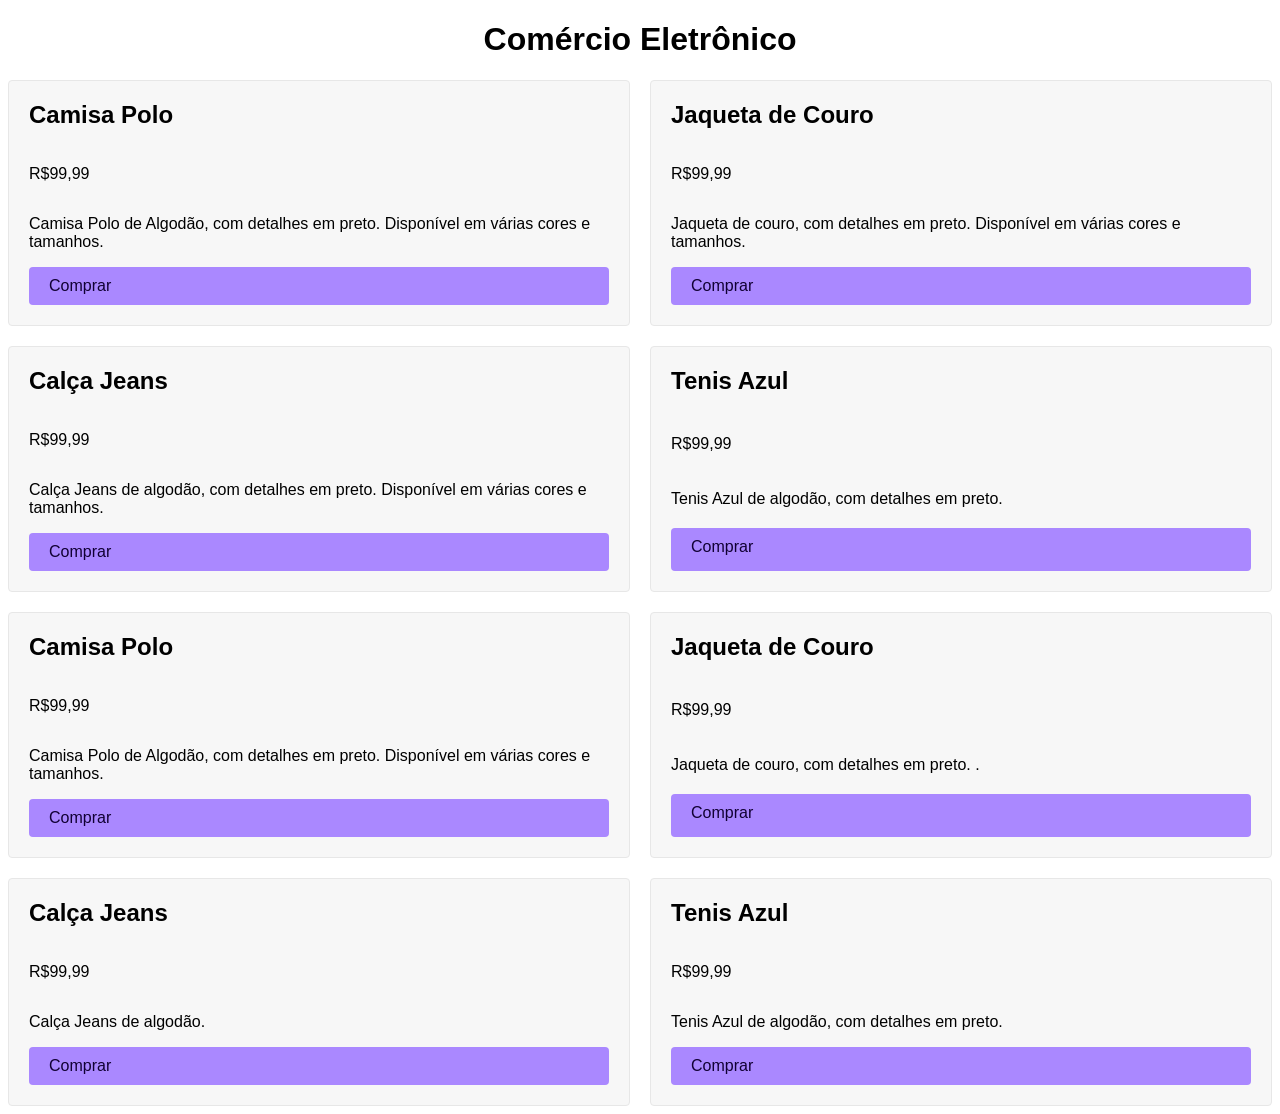
<file: gridcolluns/index.html>
<!DOCTYPE html>
<html lang="pt-br">

<head>
  <meta charset="UTF-8">
  <meta name="viewport" content="width=device-width, initial-scale=1.0">
  <title>Comércio Eletrônico</title>
  <link rel="stylesheet" href="estilo/style.css">
</head>

<body>
  <h1>Comércio Eletrônico</h1>
  <section class="grid">
    <div class="item">
      <h2>Camisa Polo</h2>
      <p class="preco"> R$99,99 </p>
      <p>Camisa Polo de Algodão, com detalhes em preto. Disponível em várias cores e tamanhos.</p>
      <a href="#" class="comprar"> Comprar</a>
    </div>
    <div class="item">
      <h2>Jaqueta de Couro</h2>
      <p class="preco"> R$99,99 </p>
      <p>Jaqueta de couro, com detalhes em preto. Disponível em várias cores e tamanhos.</p>
      <a href="#" class="comprar"> Comprar</a>
    </div>
    <div class="item">
      <h2>Calça Jeans</h2>
      <p class="preco"> R$99,99 </p>
      <p>Calça Jeans de algodão, com detalhes em preto. Disponível em várias cores e tamanhos.</p>
      <a href="#" class="comprar"> Comprar</a>
    </div>
    <div class="item">
      <h2>Tenis Azul</h2>
      <p class="preco"> R$99,99 </p>
      <p>Tenis Azul de algodão, com detalhes em preto.</p>
      <a href="#" class="comprar"> Comprar</a>
    </div>
    <div class="item">
      <h2>Camisa Polo</h2>
      <p class="preco"> R$99,99 </p>
      <p>Camisa Polo de Algodão, com detalhes em preto. Disponível em várias cores e tamanhos.</p>
      <a href="#" class="comprar"> Comprar</a>
    </div>
    <div class="item">
      <h2>Jaqueta de Couro</h2>
      <p class="preco"> R$99,99 </p>
      <p>Jaqueta de couro, com detalhes em preto. .</p>
      <a href="#" class="comprar"> Comprar</a>
    </div>
    <div class="item">
      <h2>Calça Jeans</h2>
      <p class="preco"> R$99,99 </p>
      <p>Calça Jeans de algodão.</p>
      <a href="#" class="comprar"> Comprar</a>
    </div>
    <div class="item">
      <h2>Tenis Azul</h2>
      <p class="preco"> R$99,99 </p>
      <p>Tenis Azul de algodão, com detalhes em preto. </p>
      <a href="#" class="comprar"> Comprar</a>
    </div>
  </section>
</body>

</html>
</file>
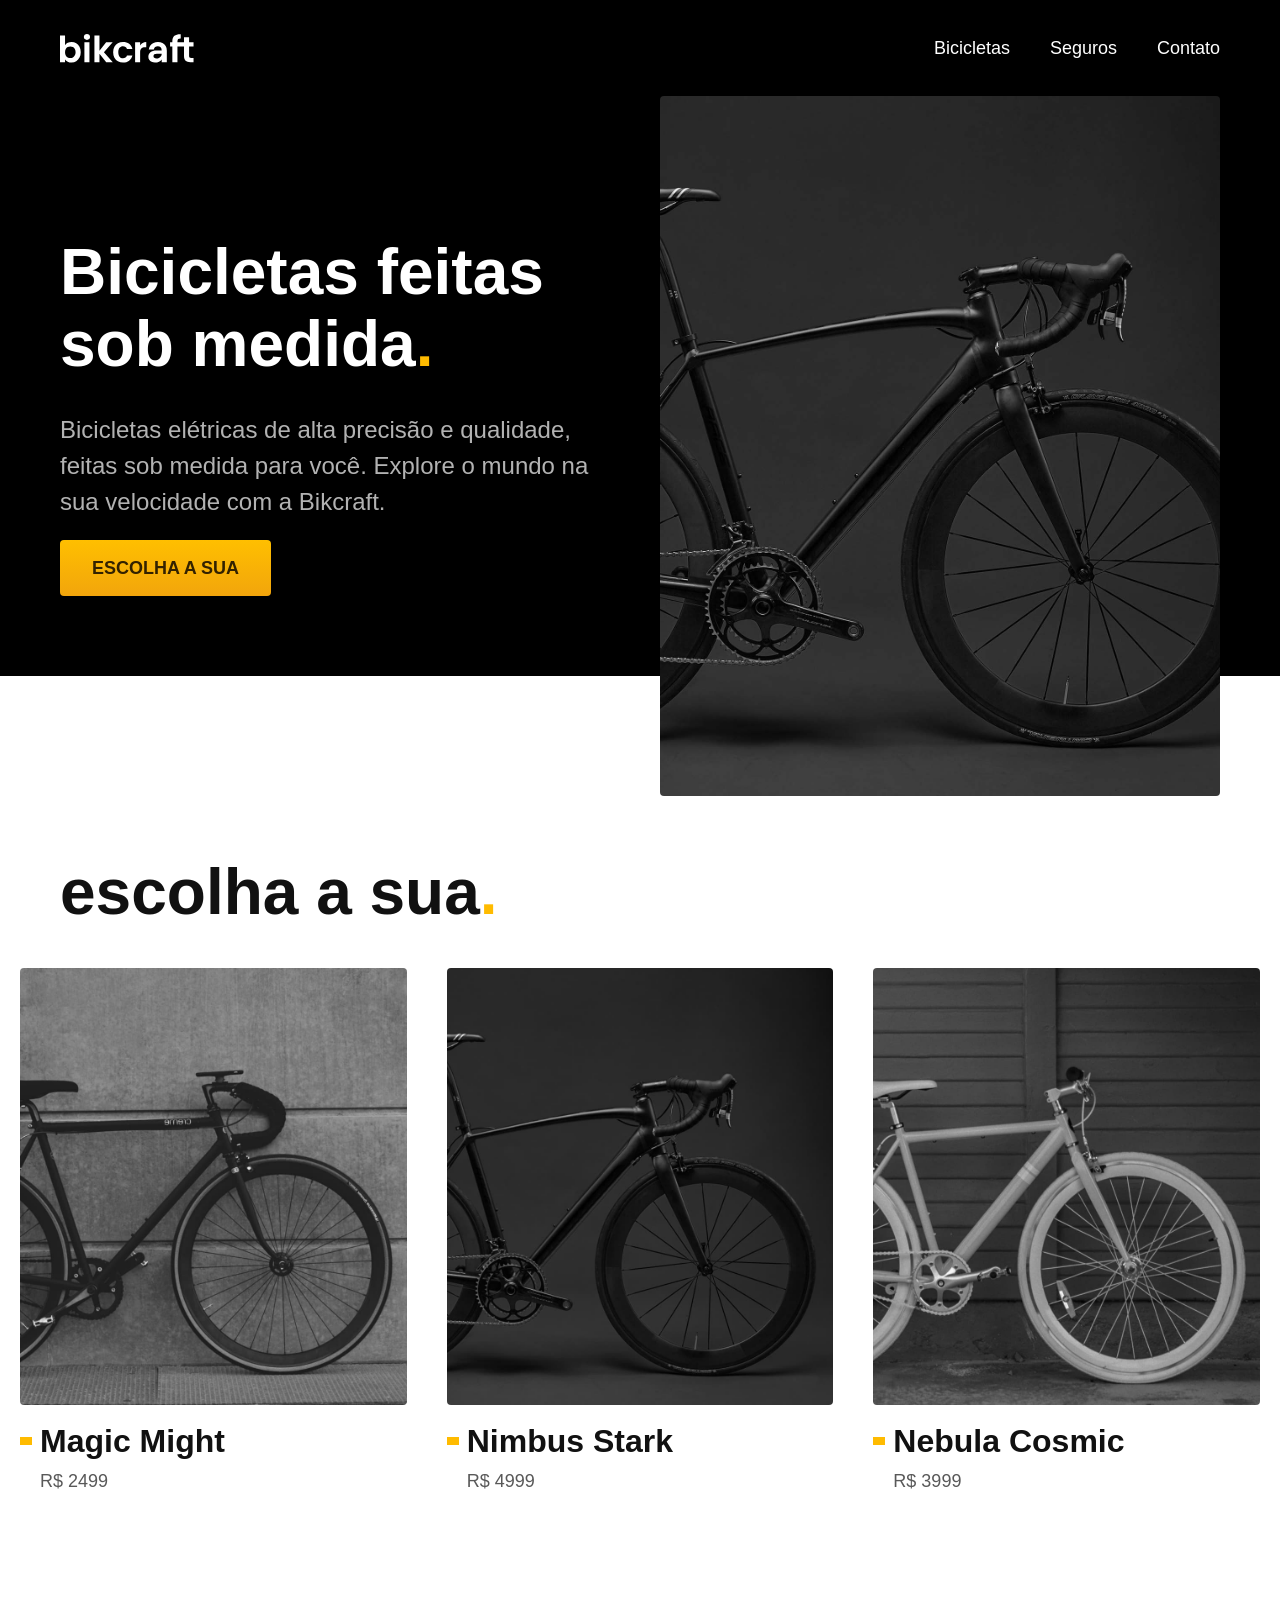
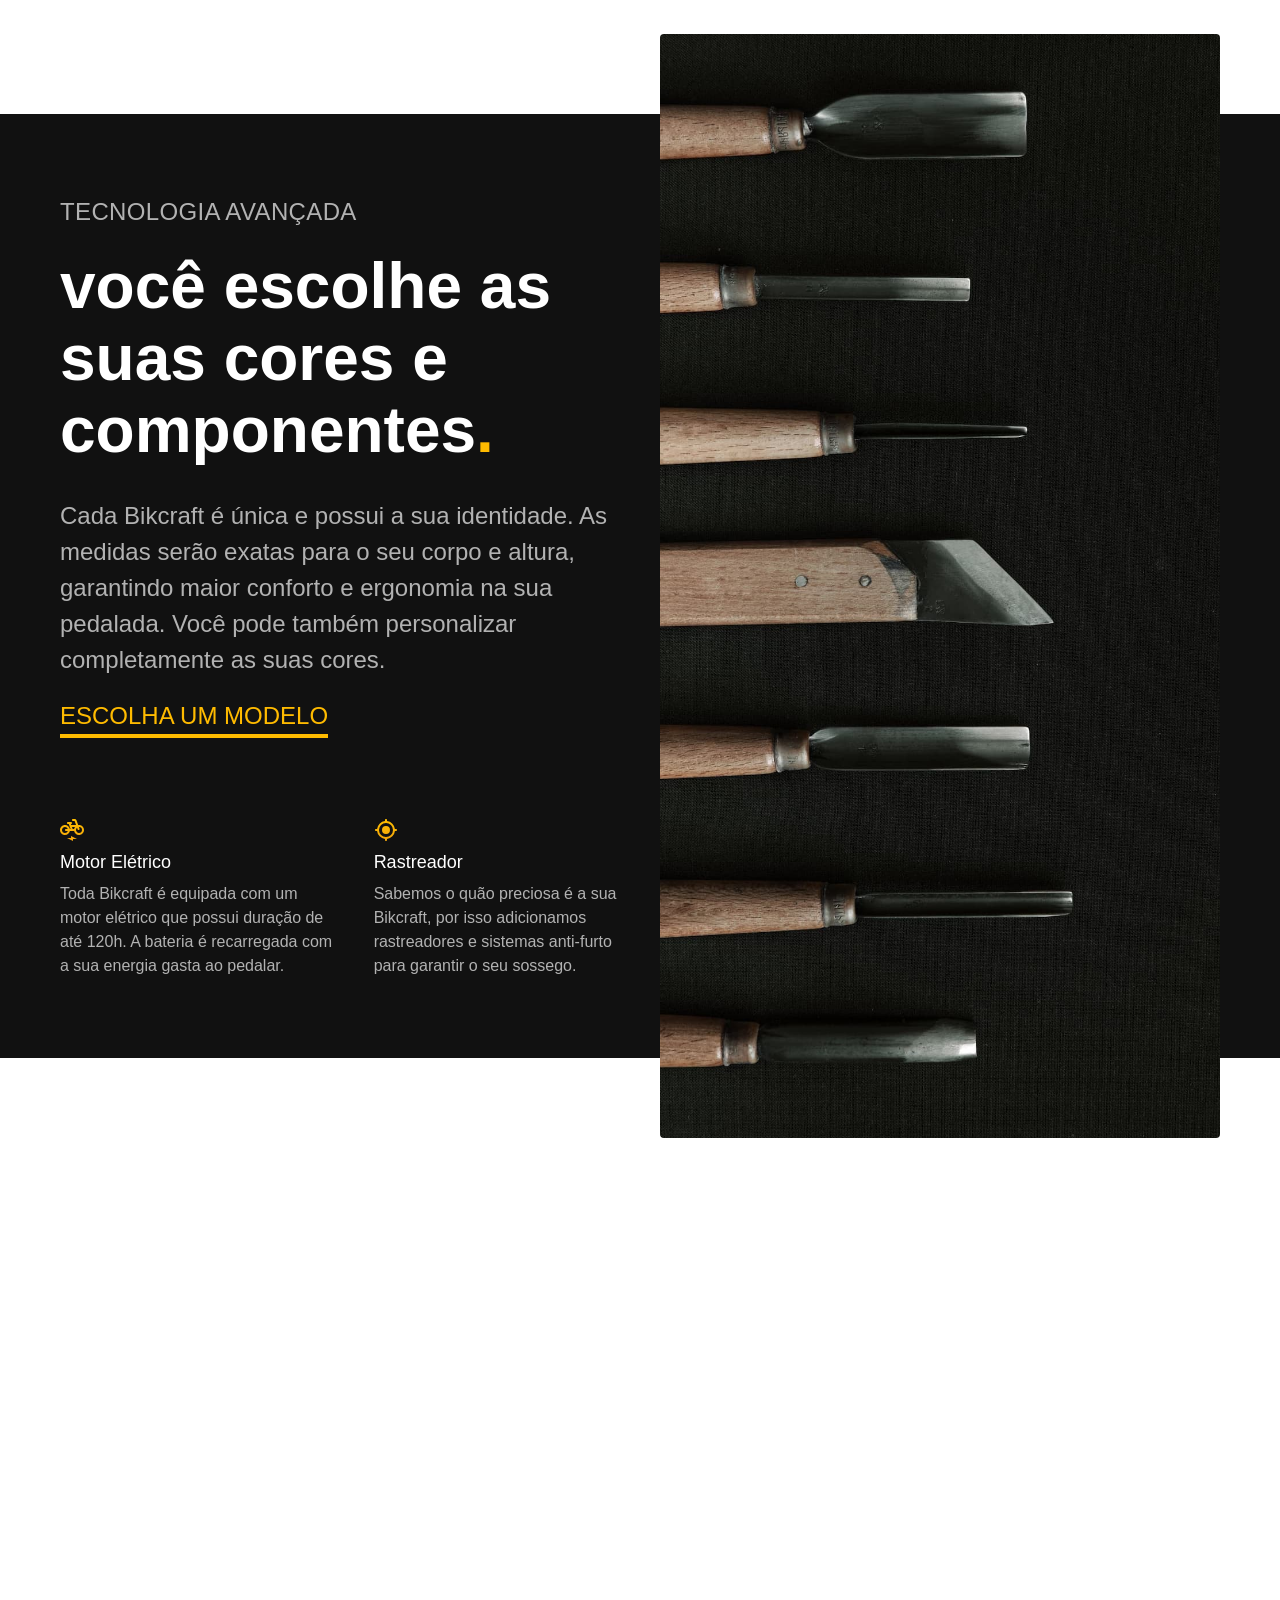
<file: 10-projeto-final/1014-tecnologia/index.html>
<!DOCTYPE html>
<html lang="pt-br">

<head>
  <meta charset="UTF-8">
  <meta name="viewport" content="width=device-width, initial-scale=1.0">

  <title>Bikcraft - Bicicletas Elétricas</title>
  <meta name="description" content="Bicicletas elétricas de alta precisão e qualidade, feitas sob medida para o cliente. Explore o mundo na sua velocidade com a Bikcraft.">

  <link rel="stylesheet" href="./css/style.css">
</head>

<body>
  <header class="header-bg">
    <div class="header container">
      <a href="./">
        <img src="./img/bikcraft.svg" alt="Bikcraft">
      </a>

      <nav aria-label="primaria">
        <ul class="header-menu font-1-m cor-0">
          <li><a href="./bicicletas.html">Bicicletas</a></li>
          <li><a href="./seguros.html">Seguros</a></li>
          <li><a href="./contato.html">Contato</a></li>
        </ul>
      </nav>
    </div>
  </header>

  <main class="introducao-bg">
    <div class="introducao container">
      <div class="introducao-conteudo">
        <h1 class="font-1-xxl cor-0">Bicicletas feitas sob medida<span class="cor-p1">.</span></h1>
        <p class="font-2-l cor-5">Bicicletas elétricas de alta precisão e qualidade, feitas sob medida para você. Explore o mundo na sua velocidade com a Bikcraft.</p>
        <a class="botao" href="./bicicletas.html">Escolha a sua</a>
      </div>
      <div>
        <img src="./img/fotos/introducao.jpg" alt="Bicicleta elétrica preta.">
      </div>
    </div>
  </main>

  <article class="bicicletas-lista">
    <h2 class="container font-1-xxl">escolha a sua<span class="cor-p1">.</span></h2>

    <ul>
      <li>
        <a href="./bicicletas/magic.html">
          <img src="./img/bicicletas/magic-home.jpg" alt="Bicicleta preta">
          <h3 class="font-1-xl">Magic Might</h3>
          <span class="font-2-m cor-8">R$ 2499</span>
        </a>
      </li>
      <li>
        <a href="./bicicletas/nimbus.html">
          <img src="./img/bicicletas/nimbus-home.jpg" alt="Bicicleta preta">
          <h3 class="font-1-xl">Nimbus Stark</h3>
          <span class="font-2-m cor-8">R$ 4999</span>
        </a>
      </li>
      <li>
        <a href="./bicicletas/nebula.html">
          <img src="./img/bicicletas/nebula-home.jpg" alt="Bicicleta preta">
          <h3 class="font-1-xl">Nebula Cosmic</h3>
          <span class="font-2-m cor-8">R$ 3999</span>
        </a>
      </li>
    </ul>
  </article>

  <article class="tecnologia-bg">
    <div class="tecnologia container">
      <div class="tecnologia-conteudo">
        <span class="font-2-l-b cor-5">Tecnologia Avançada</span>
        <h2 class="font-1-xxl cor-0">você escolhe as suas cores e componentes<span class="cor-p1">.</span></h2>
        <p class="font-2-l cor-5">Cada Bikcraft é única e possui a sua identidade. As medidas serão exatas para o seu corpo e altura, garantindo maior conforto e ergonomia na sua pedalada. Você pode também personalizar completamente as suas cores.</p>
        <a class="link" href="./bicicletas.html">Escolha um modelo</a>
        <div class="tecnologia-vantagens">
          <div>
            <img src="./img/icones/eletrica.svg" alt="">
            <h3 class="font-1-m cor-0">Motor Elétrico</h3>
            <p class="font-2-s cor-5">Toda Bikcraft é equipada com um motor elétrico que possui duração de até 120h. A bateria é recarregada com a sua energia gasta ao pedalar.</p>
          </div>
          <div>
            <img src="./img/icones/rastreador.svg" alt="">
            <h3 class="font-1-m cor-0">Rastreador</h3>
            <p class="font-2-s cor-5">Sabemos o quão preciosa é a sua Bikcraft, por isso adicionamos rastreadores e sistemas anti-furto para garantir o seu sossego.</p>
          </div>
        </div>
      </div>
      <div class="tecnologia-imagem">
        <img src="./img/fotos/tecnologia.jpg" alt="">
      </div>
    </div>
  </article>
</body>

</html>
</file>
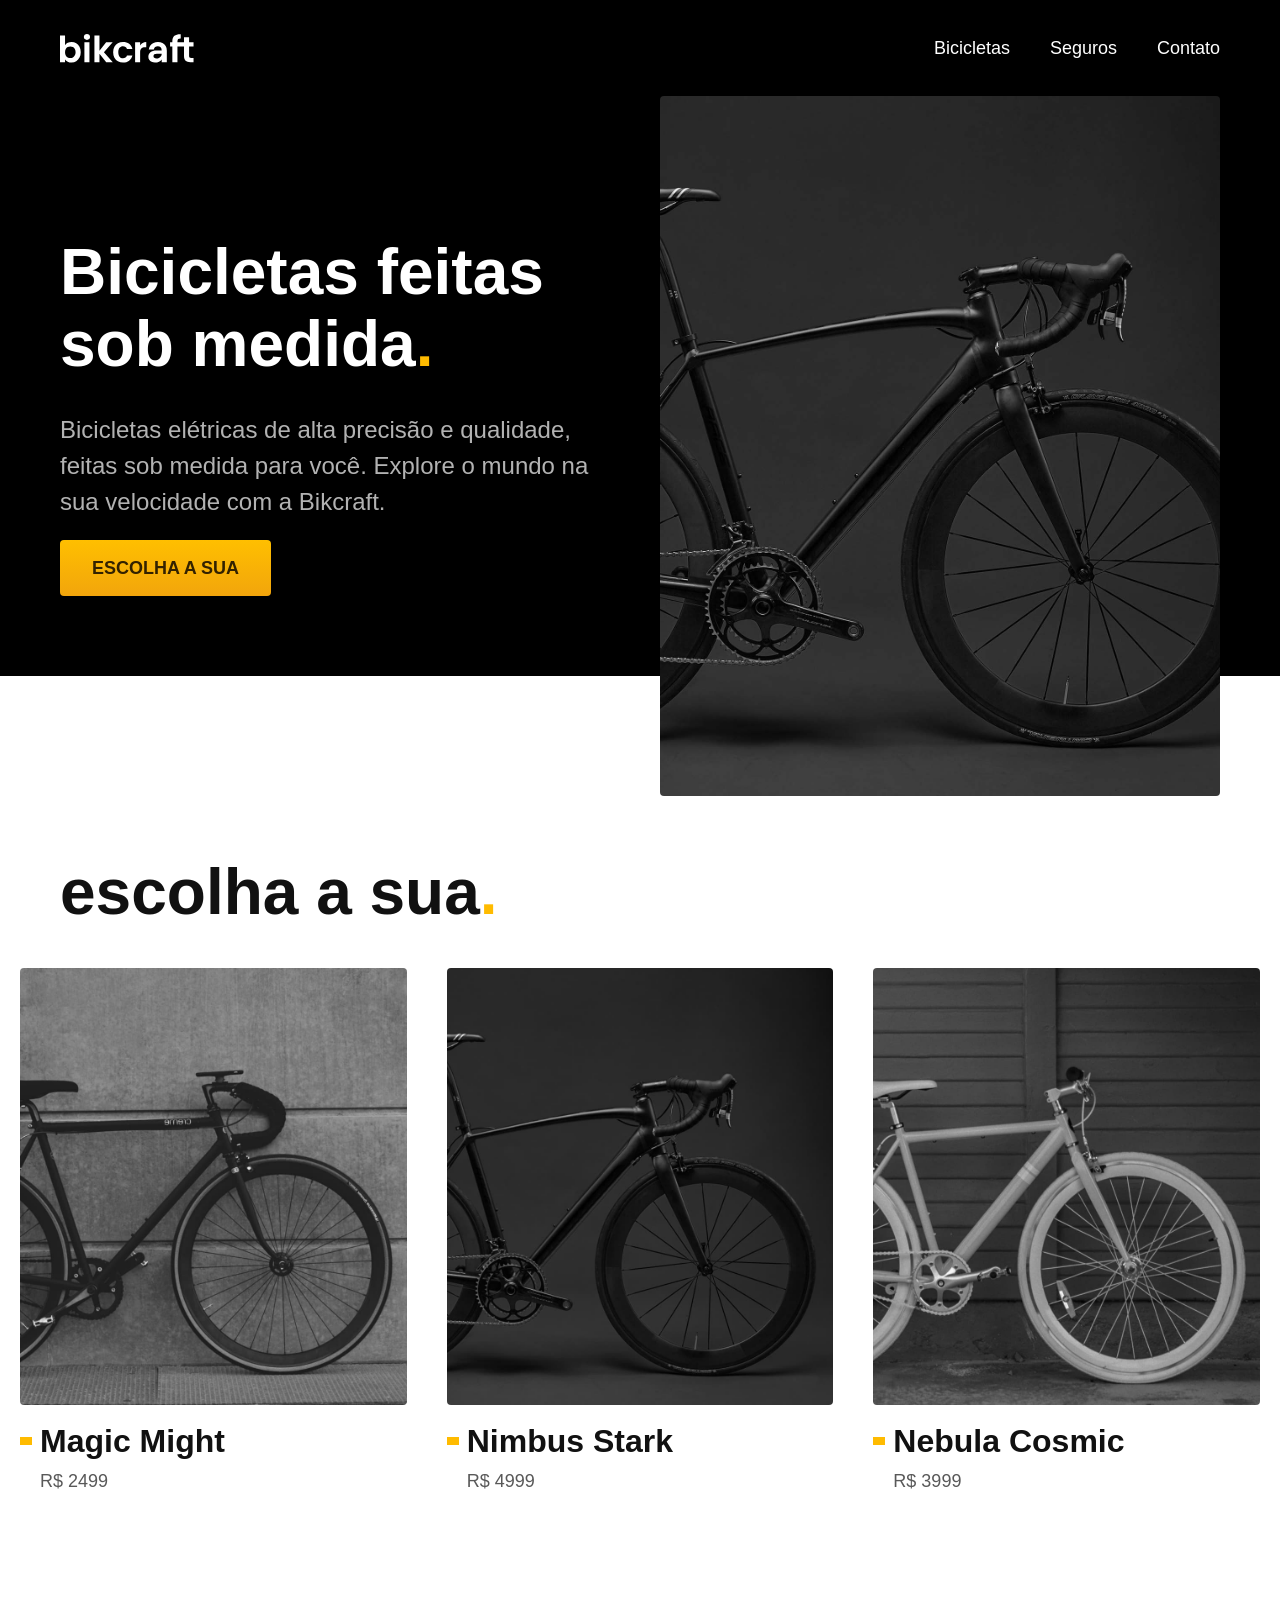
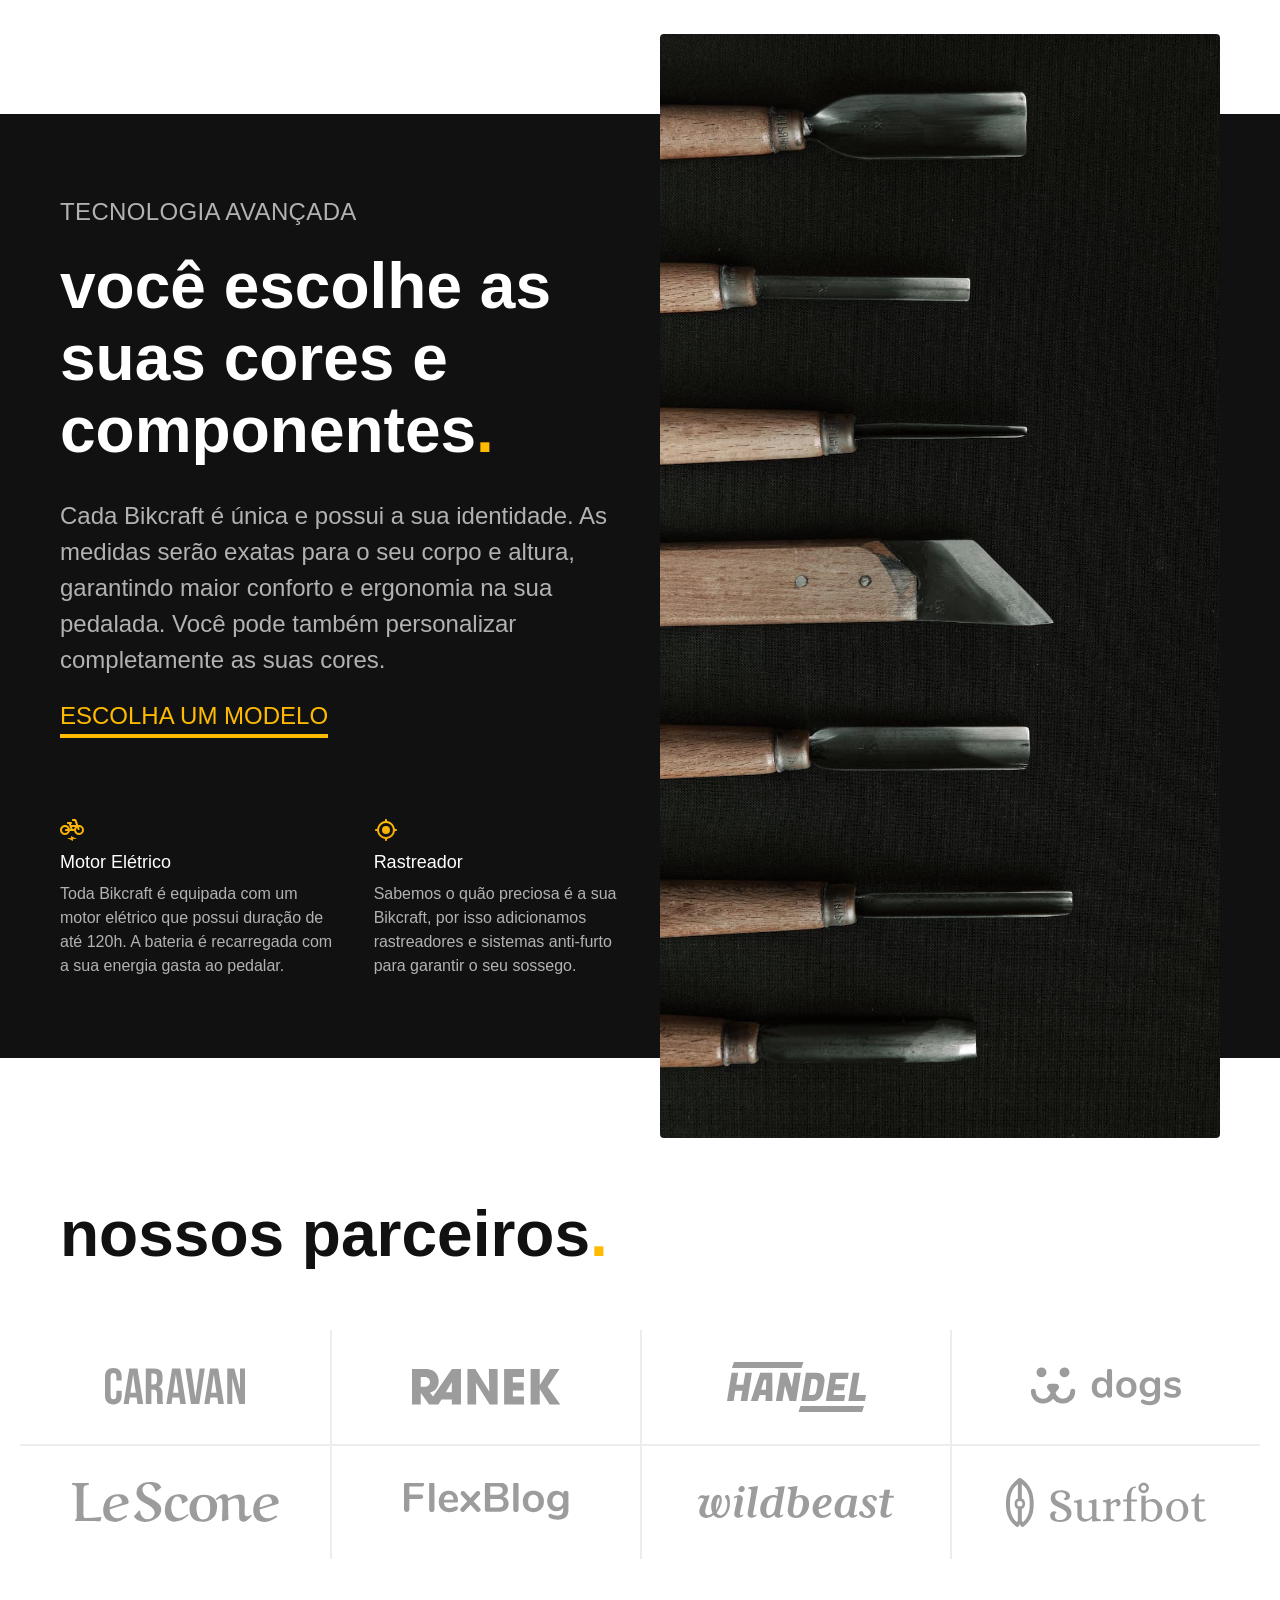
<file: 10-projeto-final/1015-parceiros/index.html>
<!DOCTYPE html>
<html lang="pt-br">

<head>
  <meta charset="UTF-8">
  <meta name="viewport" content="width=device-width, initial-scale=1.0">

  <title>Bikcraft - Bicicletas Elétricas</title>
  <meta name="description" content="Bicicletas elétricas de alta precisão e qualidade, feitas sob medida para o cliente. Explore o mundo na sua velocidade com a Bikcraft.">

  <link rel="stylesheet" href="./css/style.css">
</head>

<body>
  <header class="header-bg">
    <div class="header container">
      <a href="./">
        <img src="./img/bikcraft.svg" alt="Bikcraft">
      </a>

      <nav aria-label="primaria">
        <ul class="header-menu font-1-m cor-0">
          <li><a href="./bicicletas.html">Bicicletas</a></li>
          <li><a href="./seguros.html">Seguros</a></li>
          <li><a href="./contato.html">Contato</a></li>
        </ul>
      </nav>
    </div>
  </header>

  <main class="introducao-bg">
    <div class="introducao container">
      <div class="introducao-conteudo">
        <h1 class="font-1-xxl cor-0">Bicicletas feitas sob medida<span class="cor-p1">.</span></h1>
        <p class="font-2-l cor-5">Bicicletas elétricas de alta precisão e qualidade, feitas sob medida para você. Explore o mundo na sua velocidade com a Bikcraft.</p>
        <a class="botao" href="./bicicletas.html">Escolha a sua</a>
      </div>
      <div>
        <img src="./img/fotos/introducao.jpg" alt="Bicicleta elétrica preta.">
      </div>
    </div>
  </main>

  <article class="bicicletas-lista">
    <h2 class="container font-1-xxl">escolha a sua<span class="cor-p1">.</span></h2>

    <ul>
      <li>
        <a href="./bicicletas/magic.html">
          <img src="./img/bicicletas/magic-home.jpg" alt="Bicicleta preta">
          <h3 class="font-1-xl">Magic Might</h3>
          <span class="font-2-m cor-8">R$ 2499</span>
        </a>
      </li>
      <li>
        <a href="./bicicletas/nimbus.html">
          <img src="./img/bicicletas/nimbus-home.jpg" alt="Bicicleta preta">
          <h3 class="font-1-xl">Nimbus Stark</h3>
          <span class="font-2-m cor-8">R$ 4999</span>
        </a>
      </li>
      <li>
        <a href="./bicicletas/nebula.html">
          <img src="./img/bicicletas/nebula-home.jpg" alt="Bicicleta preta">
          <h3 class="font-1-xl">Nebula Cosmic</h3>
          <span class="font-2-m cor-8">R$ 3999</span>
        </a>
      </li>
    </ul>
  </article>

  <article class="tecnologia-bg">
    <div class="tecnologia container">
      <div class="tecnologia-conteudo">
        <span class="font-2-l-b cor-5">Tecnologia Avançada</span>
        <h2 class="font-1-xxl cor-0">você escolhe as suas cores e componentes<span class="cor-p1">.</span></h2>
        <p class="font-2-l cor-5">Cada Bikcraft é única e possui a sua identidade. As medidas serão exatas para o seu corpo e altura, garantindo maior conforto e ergonomia na sua pedalada. Você pode também personalizar completamente as suas cores.</p>
        <a class="link" href="./bicicletas.html">Escolha um modelo</a>
        <div class="tecnologia-vantagens">
          <div>
            <img src="./img/icones/eletrica.svg" alt="">
            <h3 class="font-1-m cor-0">Motor Elétrico</h3>
            <p class="font-2-s cor-5">Toda Bikcraft é equipada com um motor elétrico que possui duração de até 120h. A bateria é recarregada com a sua energia gasta ao pedalar.</p>
          </div>
          <div>
            <img src="./img/icones/rastreador.svg" alt="">
            <h3 class="font-1-m cor-0">Rastreador</h3>
            <p class="font-2-s cor-5">Sabemos o quão preciosa é a sua Bikcraft, por isso adicionamos rastreadores e sistemas anti-furto para garantir o seu sossego.</p>
          </div>
        </div>
      </div>
      <div class="tecnologia-imagem">
        <img src="./img/fotos/tecnologia.jpg" alt="">
      </div>
    </div>
  </article>

  <section class="parceiros" aria-label="Nossos Parceiros">
    <h2 class="container font-1-xxl">nossos parceiros<span class="cor-p1">.</span></h2>

    <ul>
      <li><img src="./img/parceiros/caravan.svg" alt="caravan"></li>
      <li><img src="./img/parceiros/ranek.svg" alt="ranek"></li>
      <li><img src="./img/parceiros/handel.svg" alt="handel"></li>
      <li><img src="./img/parceiros/dogs.svg" alt="dogs"></li>
      <li><img src="./img/parceiros/lescone.svg" alt="lescone"></li>
      <li><img src="./img/parceiros/flexblog.svg" alt="flexblog"></li>
      <li><img src="./img/parceiros/wildbeast.svg" alt="wildbeast"></li>
      <li><img src="./img/parceiros/surfbot.svg" alt="surfbot"></li>
    </ul>
  </section>
</body>

</html>
</file>
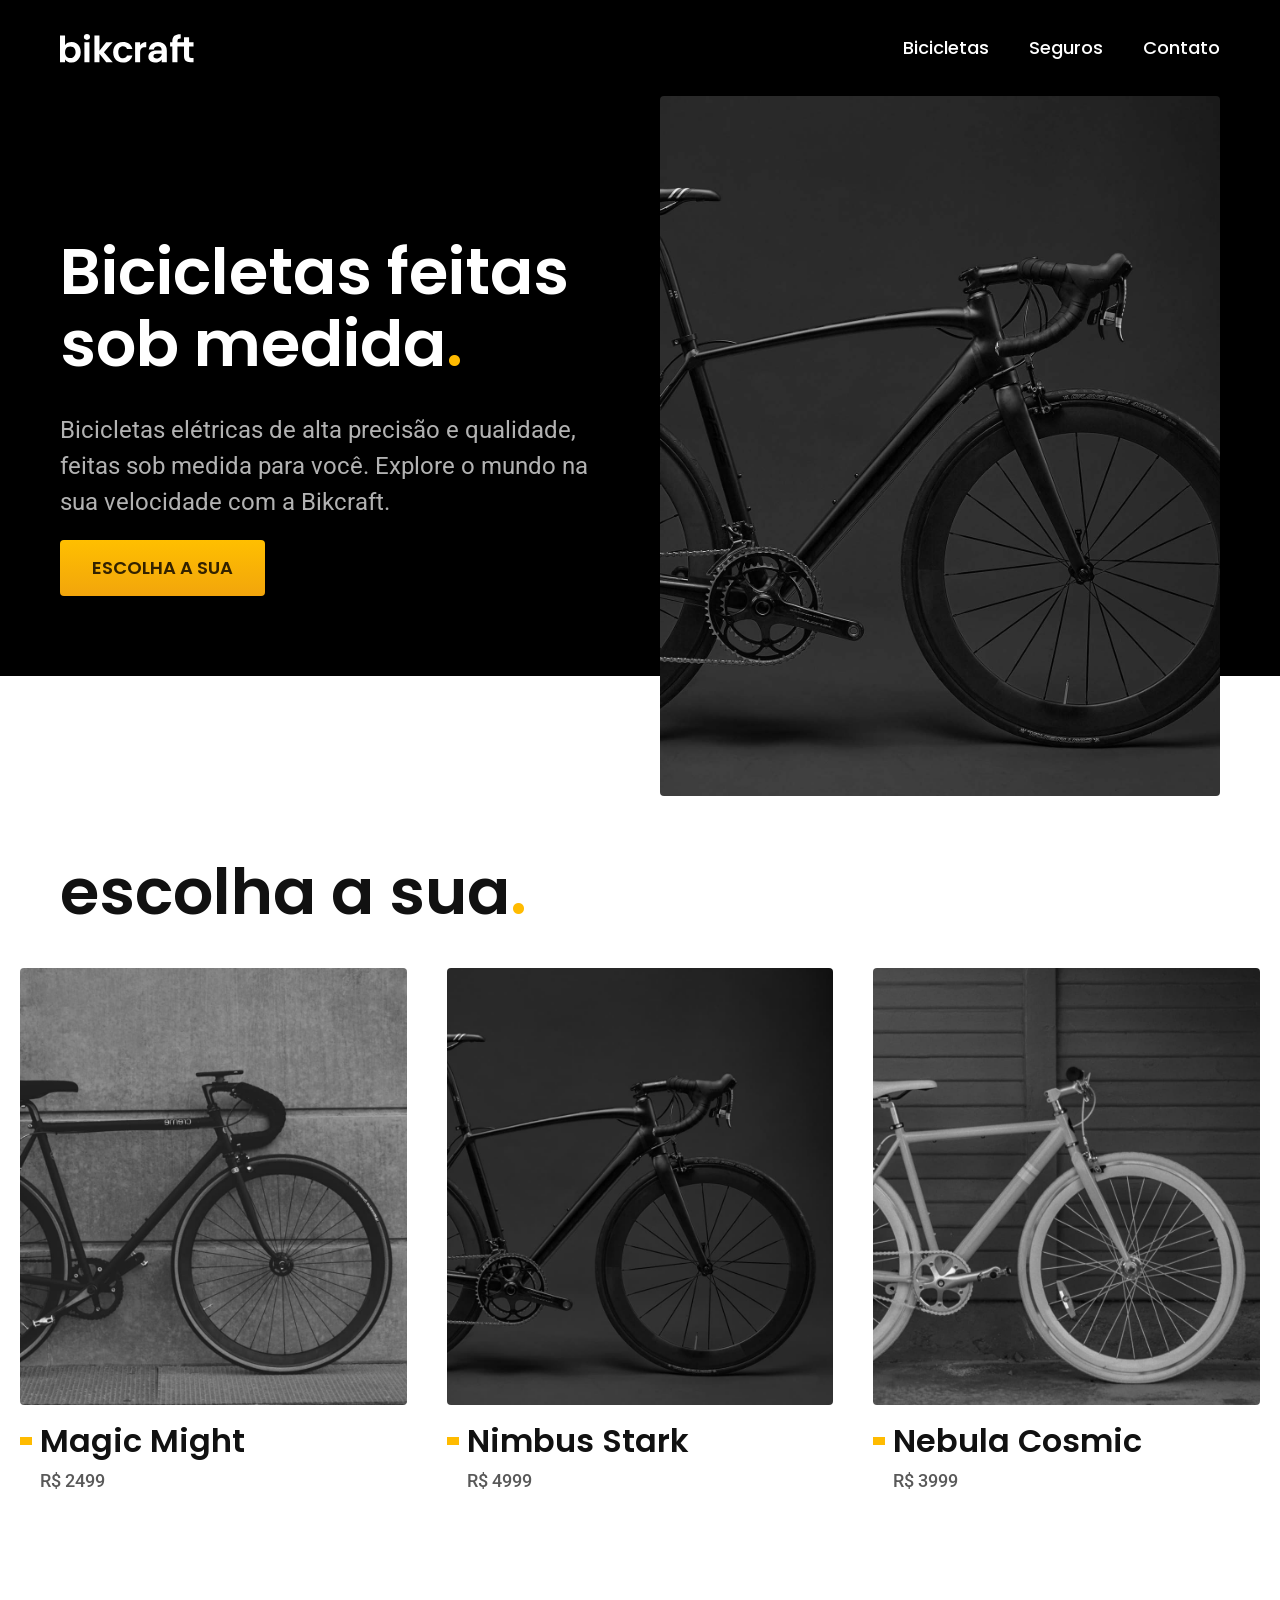
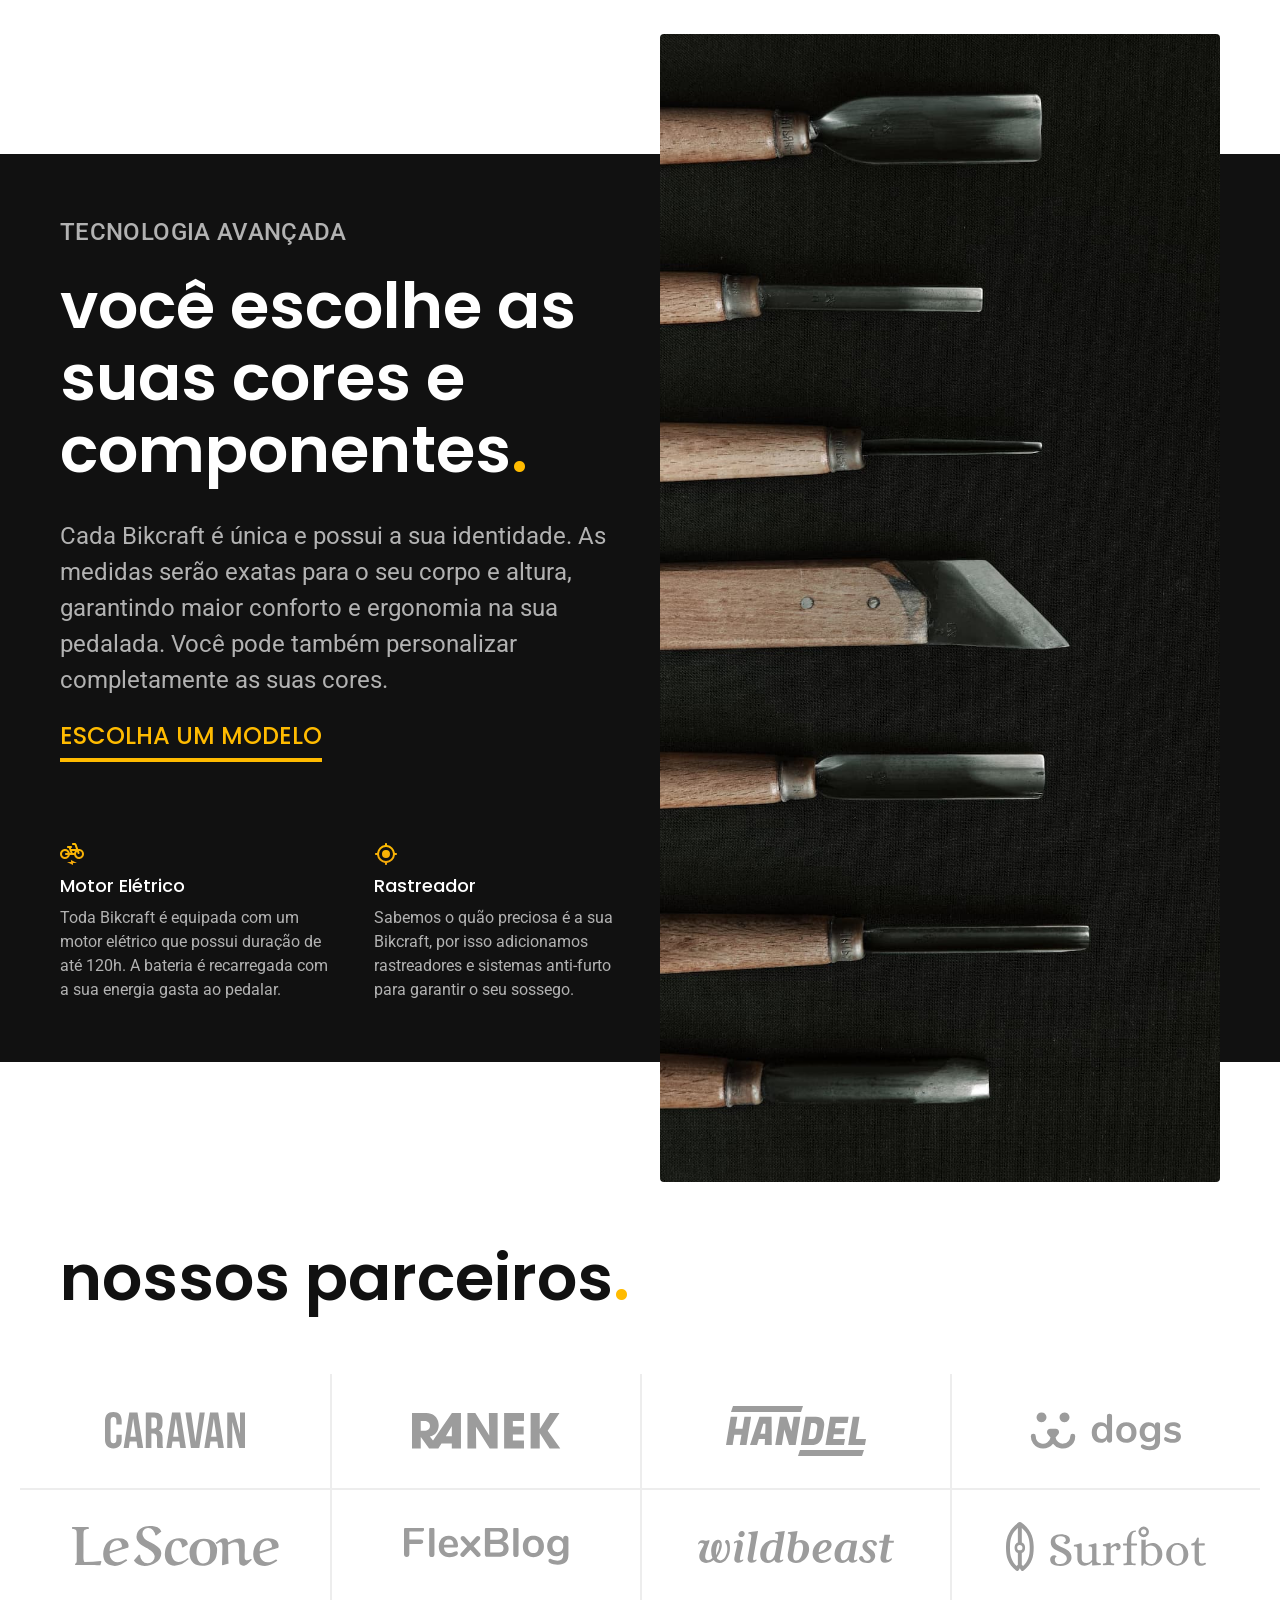
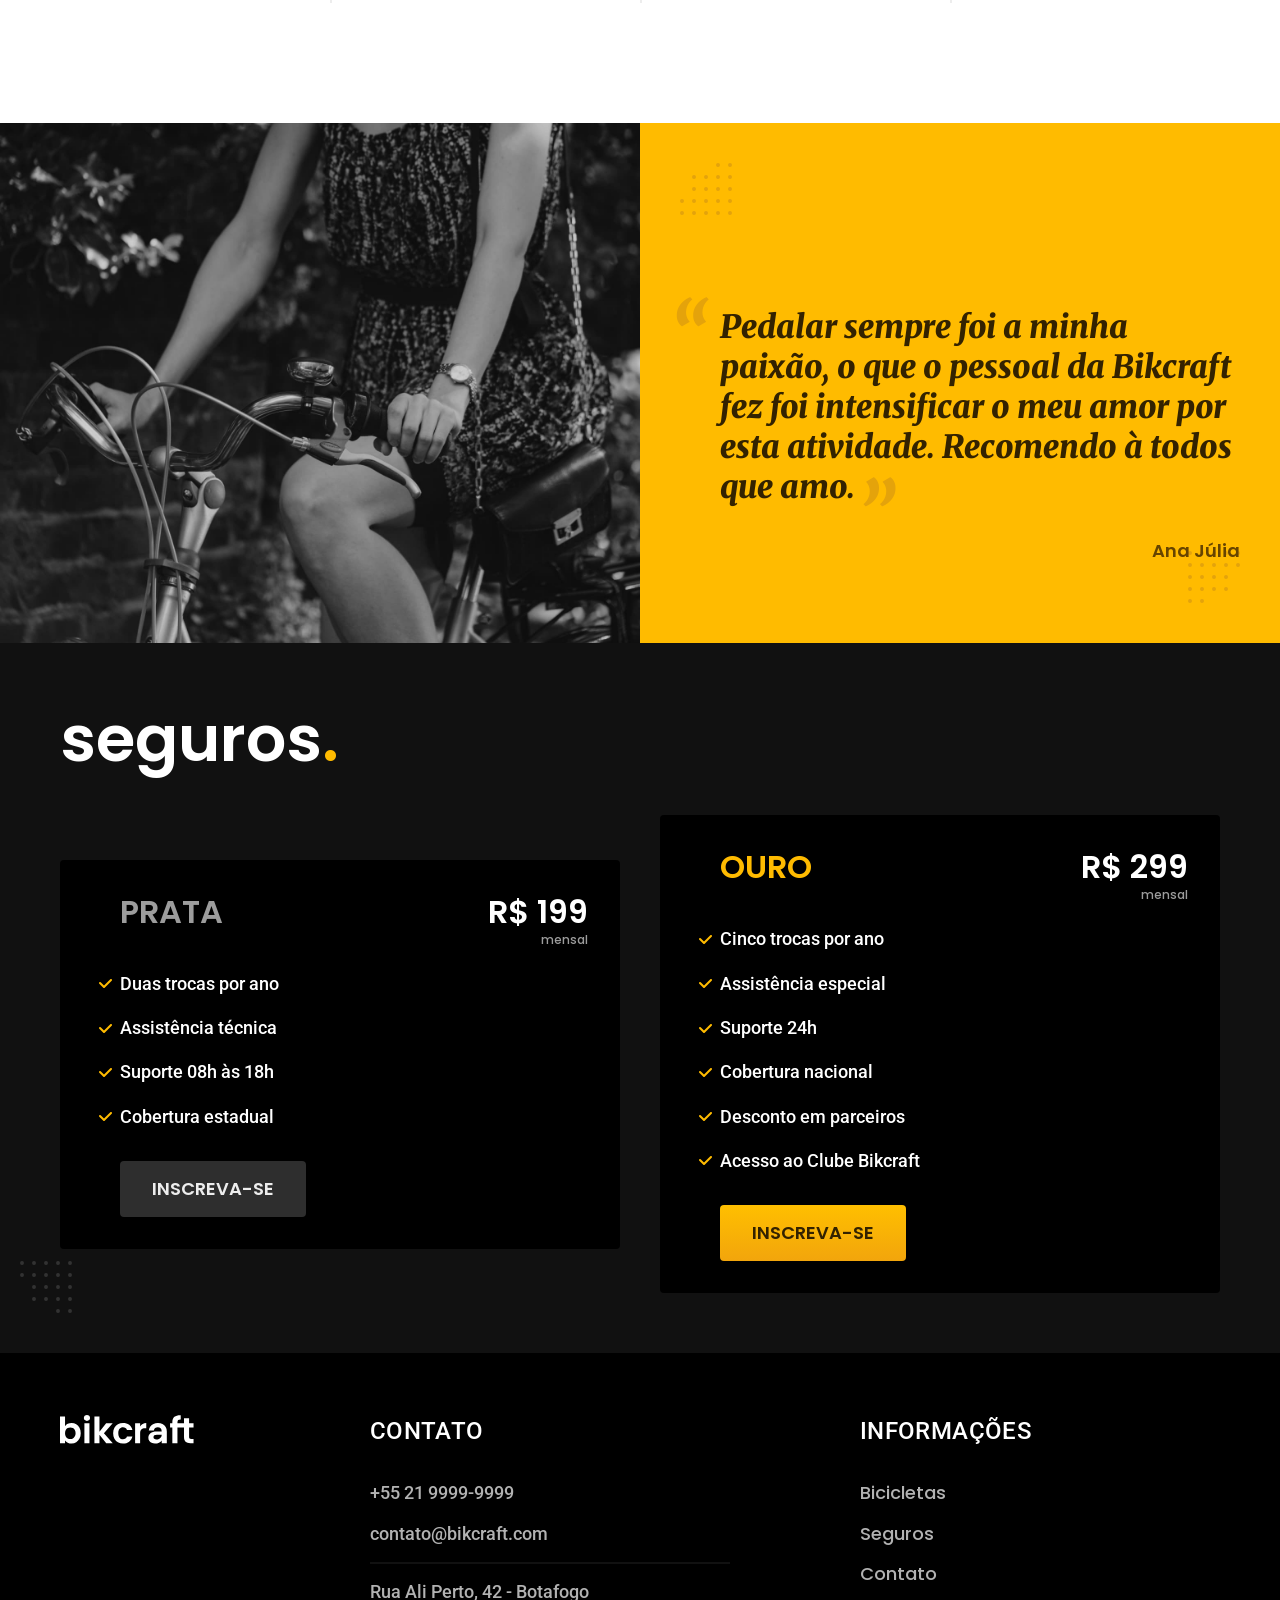
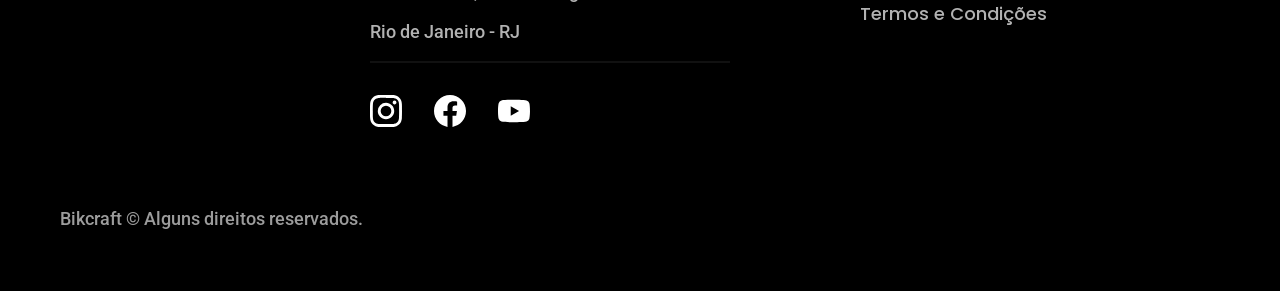
<file: 10-projeto-final/1001-analise-projeto/bikcraft-final/index.html>
<!DOCTYPE html>
<html lang="pt-br">

<head>
  <meta charset="UTF-8">
  <meta name="viewport" content="width=device-width, initial-scale=1.0">
  <title>Bikcraft - Bicicletas Elétricas</title>
  <meta name="description" content="Bicicletas elétricas de alta precisão e qualidade,  feitas sob medida para o cliente. Explore o mundo na sua velocidade com a Bikcraft.">

  <link rel="icon" href="./favicon.svg" type="image/svg+xml">

  <link href="./css/style.css" rel="preload" as="style">
  <link href="./css/style.css" rel="stylesheet">

  <link rel="preconnect" href="https://fonts.googleapis.com">
  <link rel="preconnect" href="https://fonts.gstatic.com" crossorigin>
  <link href="https://fonts.googleapis.com/css2?family=Merriweather:ital,wght@1,900&family=Poppins:wght@500;600&family=Roboto:wght@400;500&display=swap" rel="stylesheet">
</head>

<body id="home">
  <header class="header-bg">
    <div class="header container">
      <a href="./">
        <img src="./img/bikcraft.svg" alt="Bikcraft" width="136" height="32">
      </a>
      <nav aria-label="primaria">
        <ul class="header-menu font-1-m cor-0">
          <li><a href="./bicicletas.html">Bicicletas</a></li>
          <li><a href="./seguros.html">Seguros</a></li>
          <li><a href="./contato.html">Contato</a></li>
        </ul>
      </nav>
    </div>
  </header>

  <main class="introducao-bg">
    <div class="introducao container">
      <div class="introducao-conteudo">
        <h1 class="font-1-xxl cor-0">Bicicletas feitas sob medida<span class="cor-p1">.</span></h1>
        <p class="font-2-l cor-5">Bicicletas elétricas de alta precisão e qualidade, feitas sob medida para você. Explore o mundo na sua velocidade com a Bikcraft.</p>
        <a class="botao" href="./bicicletas.html">Escolha a sua</a>
      </div>
      <picture>
        <source media="(max-width: 800px)" srcset="./img/bicicletas/nimbus.jpg">
        <img src="./img/fotos/introducao.jpg" alt="Bicicleta preta com motor elétrico" width="640" height="800">
      </picture>
    </div>
  </main>

  <article class="bicicletas-lista">
    <h2 class="container font-1-xxl">escolha a sua<span class="cor-p1">.</span></h2>

    <ul>
      <li>
        <a href="./bicicletas/magic.html">
          <img src="./img/bicicletas/magic-home.jpg" alt="Bicicleta preta" width="460" height="520">
          <h3 class="font-1-xl">Magic Might</h3>
          <span class="font-2-m cor-8">R$ 2499</span>
        </a>
      </li>
      <li>
        <a href="./bicicletas/nimbus.html">
          <img src="./img/bicicletas/nimbus-home.jpg" alt="Bicicleta preta" width="460" height="520">
          <h3 class="font-1-xl">Nimbus Stark</h3>
          <span class="font-2-m cor-8">R$ 4999</span>
        </a>
      </li>
      <li>
        <a href="./bicicletas/nebula.html">
          <img src="./img/bicicletas/nebula-home.jpg" alt="Bicicleta branca" width="460" height="520">
          <h3 class="font-1-xl">Nebula Cosmic</h3>
          <span class="font-2-m cor-8">R$ 3999</span>
        </a>
      </li>
    </ul>
  </article>

  <article class="tecnologia-bg">
    <div class="tecnologia container">
      <div class="tecnologia-conteudo">
        <span class="font-2-l-b cor-5">Tecnologia Avançada</span>
        <h2 class="font-1-xxl cor-0">você escolhe as<br>suas cores e<br>componentes<span class="cor-p1">.</span></h2>
        <p class="font-2-l cor-5">Cada Bikcraft é única e possui a sua identidade. As medidas serão exatas para o seu corpo e altura, garantindo maior conforto e ergonomia na sua pedalada. Você pode também personalizar completamente as suas cores.</p>
        <a class="link" href="./bicicletas.html">Escolha um modelo</a>
        <div class="tecnologia-vantagens">
          <div>
            <img src="./img/icones/eletrica.svg" alt="" width="24" height="24">
            <h3 class="font-1-m cor-0">Motor Elétrico</h3>
            <p class="font-2-s cor-5">Toda Bikcraft é equipada com um motor elétrico que possui duração de até 120h. A bateria é recarregada com a sua energia gasta ao pedalar.</p>
          </div>
          <div>
            <img src="./img/icones/rastreador.svg" alt="" width="24" height="24">
            <h3 class="font-1-m cor-0">Rastreador</h3>
            <p class="font-2-s cor-5">Sabemos o quão preciosa é a sua Bikcraft, por isso adicionamos rastreadores e sistemas anti-furto para garantir o seu sossego.</p>
          </div>
        </div>
      </div>
      <div class="tecnologia-imagem">
        <img src="./img/fotos/tecnologia.jpg" alt="" width="700" height="1120">
      </div>
    </div>
  </article>

  <section class="parceiros" aria-label="Nossos Parceiros">
    <h2 class="container font-1-xxl">nossos parceiros<span class="cor-p1">.</span></h2>
    <ul>
      <li><img src="./img/parceiros/caravan.svg" alt="Caravan" width="140" height="38"></li>
      <li><img src="./img/parceiros/ranek.svg" alt="Ranek" width="149" height="36"></li>
      <li><img src="./img/parceiros/handel.svg" alt="Handel" width="140" height="50"></li>
      <li><img src="./img/parceiros/dogs.svg" alt="Dogs" width="152" height="39"></li>
      <li><img src="./img/parceiros/lescone.svg" alt="LeScone" width="208" height="41"></li>
      <li><img src="./img/parceiros/flexblog.svg" alt="FlexBlog" width="165" height="38"></li>
      <li><img src="./img/parceiros/wildbeast.svg" alt="Wildbeast" width="196" height="34"></li>
      <li><img src="./img/parceiros/surfbot.svg" alt="Surfbot" width="200" height="49"></li>
    </ul>
  </section>

  <section class="depoimento" aria-label="Depoimento">
    <div>
      <img src="./img/fotos/depoimento.jpg" alt="Pessoa pedalando uma bicileta Bikcraft" width="780" height="680">
    </div>
    <div class="depoimento-conteudo">
      <blockquote class="font-1-xl cor-p5">
        <p>Pedalar sempre foi a minha paixão, o que o pessoal da Bikcraft fez foi intensificar o meu amor por esta atividade. Recomendo à todos que amo.</p>
      </blockquote>
      <span class="font-1-m-b cor-p4">Ana Júlia</span>
    </div>
  </section>

  <article class="seguros-bg">
    <div class="seguros container">
      <h2 class="font-1-xxl cor-0">seguros<span class="cor-p1">.</span></h2>
      <div class="seguros-item">
        <h3 class="font-1-xl cor-6">PRATA</h3>
        <span class="font-1-xl cor-0">R$ 199 <span class="font-1-xs cor-6">mensal</span></span>
        <ul class="font-2-m cor-0">
          <li>Duas trocas por ano</li>
          <li>Assistência técnica</li>
          <li>Suporte 08h às 18h</li>
          <li>Cobertura estadual</li>
        </ul>
        <a class="botao secundario" href="./orcamento.html?tipo=seguro&produto=prata">Inscreva-se</a>
      </div>
      <div class="seguros-item">
        <h3 class="font-1-xl cor-p1">OURO</h3>
        <span class="font-1-xl cor-0">R$ 299 <span class="font-1-xs cor-6">mensal</span></span>
        <ul class="font-2-m cor-0">
          <li>Cinco trocas por ano</li>
          <li>Assistência especial</li>
          <li>Suporte 24h</li>
          <li>Cobertura nacional</li>
          <li>Desconto em parceiros</li>
          <li>Acesso ao Clube Bikcraft</li>
        </ul>
        <a class="botao" href="./orcamento.html?tipo=seguro&produto=ouro">Inscreva-se</a>
      </div>
    </div>
  </article>

  <footer class="footer-bg">
    <div class="footer container">
      <img src="./img/bikcraft.svg" alt="Bikcraft" width="136" height="32">
      <div class="footer-contato">
        <h3 class="font-2-l-b cor-0">Contato</h3>
        <ul class="font-2-m cor-5">
          <li>+55 21 9999-9999</li>
          <li>contato@bikcraft.com</li>
          <li>Rua Ali Perto, 42 - Botafogo</li>
          <li>Rio de Janeiro - RJ</li>
        </ul>
        <div class="footer-redes">
          <a href="./"><img src="./img/redes/instagram.svg" alt="Instagram" width="32" height="32"></a>
          <a href="./"><img src="./img/redes/facebook.svg" alt="Facebook" width="32" height="32"></a>
          <a href="./"><img src="./img/redes/youtube.svg" alt="Youtube" width="32" height="32"></a>
        </div>
      </div>
      <div class="footer-informacoes">
        <h3 class="font-2-l-b cor-0">Informações</h3>
        <nav>
          <ul class="font-1-m cor-5">
            <li><a href="./bicicletas.html">Bicicletas</a></li>
            <li><a href="./seguros.html">Seguros</a></li>
            <li><a href="./contato.html">Contato</a></li>
            <li><a href="./termos.html">Termos e Condições</a></li>
          </ul>
        </nav>
      </div>
      <p class="font-2-m cor-6 footer-copy">Bikcraft © Alguns direitos reservados.</p>
    </div>
  </footer>

  <script src="./js/script.js"></script>
</body>

</html>
</file>
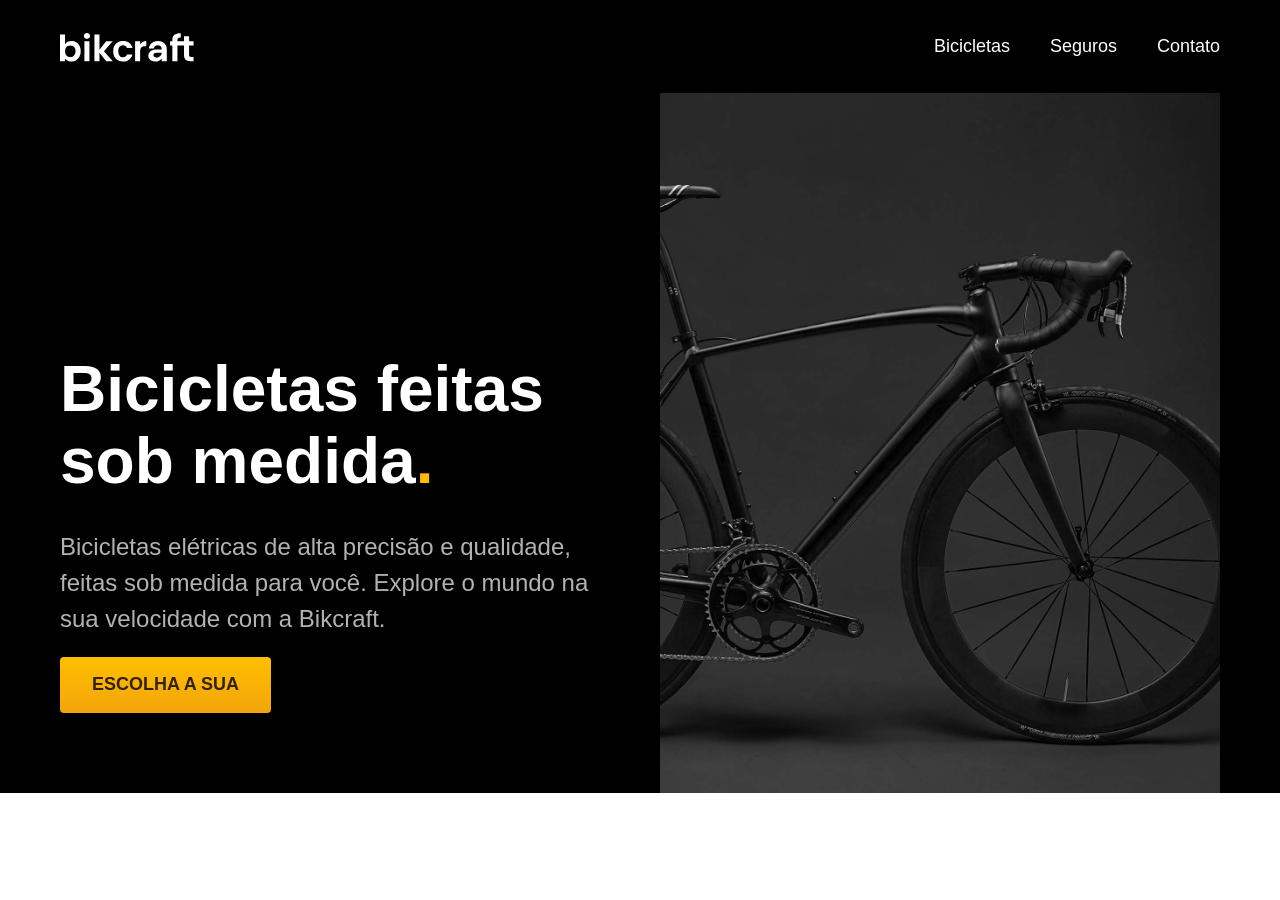
<file: 10-projeto-final/1005-introducao/bikcraft/index.html>
<!DOCTYPE html>
<html lang="pt-br">

<head>
  <meta charset="UTF-8">
  <meta name="viewport" content="width=device-width, initial-scale=1.0">

  <title>Bikcraft - Bicicletas Elétricas</title>
  <meta name="description" content="Bicicletas elétricas de alta precisão e qualidade,  feitas sob medida para o cliente. Explore o mundo na sua velocidade com a Bikcraft.">

  <link rel="stylesheet" href="./css/style.css">
</head>

<body>
  <header class="header-bg">
    <div class="header">
      <a href="./">
        <img src="./img/bikcraft.svg" alt="Bikcraft">
      </a>

      <nav aria-label="primaria">
        <ul class="header-menu">
          <li><a href="./bicicletas.html">Bicicletas</a></li>
          <li><a href="./seguros.html">Seguros</a></li>
          <li><a href="./contato.html">Contato</a></li>
        </ul>
      </nav>
    </div>
  </header>

  <main class="introducao-bg">
    <div class="introducao">
      <div class="introducao-conteudo">
        <h1>Bicicletas feitas sob medida<span>.</span></h1>
        <p>Bicicletas elétricas de alta precisão e qualidade, feitas sob medida para você. Explore o mundo na sua velocidade com a Bikcraft.</p>
        <a href="./bicicletas.html">Escolha a sua</a>
      </div>
      <img src="./img/fotos/introducao.jpg" alt="Bicicleta elétrica preta.">
    </div>
  </main>
</body>

</html>
</file>
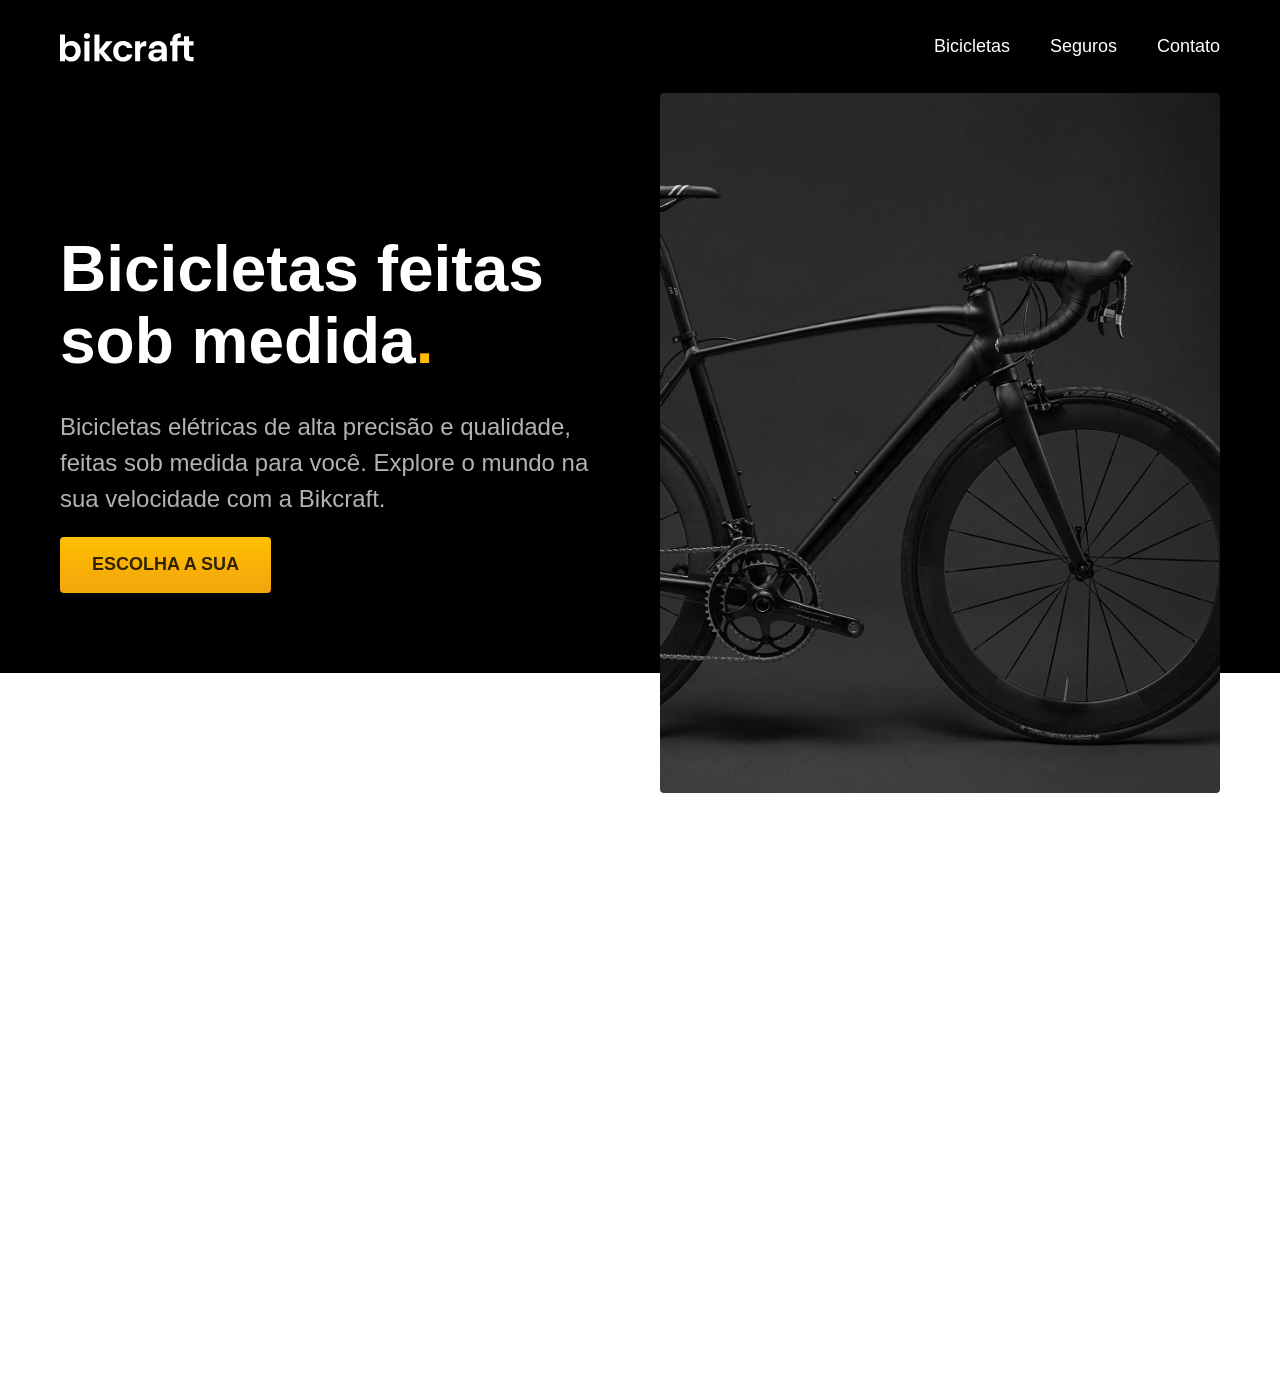
<file: 10-projeto-final/1006-box-shadow/bikcraft/index.html>
<!DOCTYPE html>
<html lang="pt-br">

<head>
  <meta charset="UTF-8">
  <meta name="viewport" content="width=device-width, initial-scale=1.0">

  <title>Bikcraft - Bicicletas Elétricas</title>
  <meta name="description" content="Bicicletas elétricas de alta precisão e qualidade,  feitas sob medida para o cliente. Explore o mundo na sua velocidade com a Bikcraft.">

  <link rel="stylesheet" href="./css/style.css">
</head>

<body>
  <header class="header-bg">
    <div class="header">
      <a href="./">
        <img src="./img/bikcraft.svg" alt="Bikcraft">
      </a>

      <nav aria-label="primaria">
        <ul class="header-menu">
          <li><a href="./bicicletas.html">Bicicletas</a></li>
          <li><a href="./seguros.html">Seguros</a></li>
          <li><a href="./contato.html">Contato</a></li>
        </ul>
      </nav>
    </div>
  </header>

  <main class="introducao-bg">
    <div class="introducao">
      <div class="introducao-conteudo">
        <h1>Bicicletas feitas sob medida<span>.</span></h1>
        <p>Bicicletas elétricas de alta precisão e qualidade, feitas sob medida para você. Explore o mundo na sua velocidade com a Bikcraft.</p>
        <a href="./bicicletas.html">Escolha a sua</a>
      </div>
      <div>
        <img src="./img/fotos/introducao.jpg" alt="Bicicleta elétrica preta.">
      </div>
    </div>
  </main>

</body>

</html>
</file>
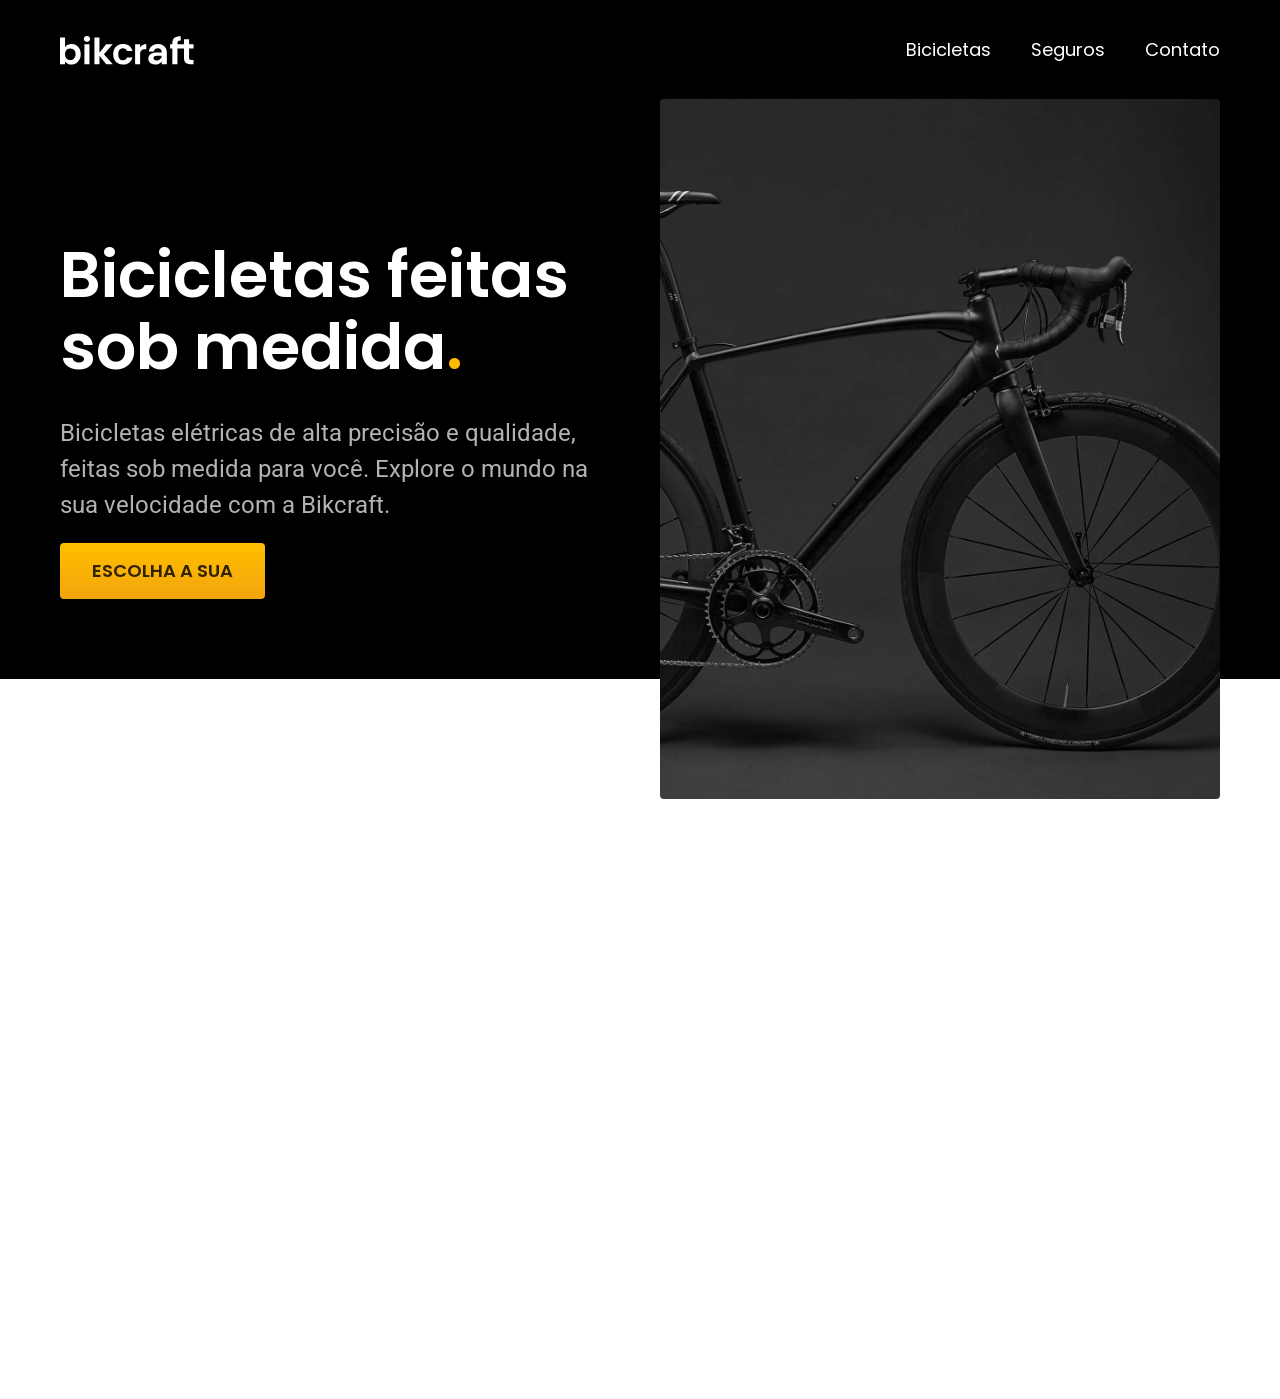
<file: 10-projeto-final/1008-tipografia/bikcraft/index.html>
<!DOCTYPE html>
<html lang="pt-br">

<head>
  <meta charset="UTF-8">
  <meta name="viewport" content="width=device-width, initial-scale=1.0">

  <title>Bikcraft - Bicicletas Elétricas</title>
  <meta name="description" content="Bicicletas elétricas de alta precisão e qualidade,  feitas sob medida para o cliente. Explore o mundo na sua velocidade com a Bikcraft.">

  <link rel="stylesheet" href="./css/style.css">

  <link rel="preconnect" href="https://fonts.googleapis.com">
  <link rel="preconnect" href="https://fonts.gstatic.com" crossorigin>
  <link href="https://fonts.googleapis.com/css2?family=Poppins:wght@400;600&family=Roboto:wght@400;500&display=swap" rel="stylesheet">
</head>

<body>
  <header class="header-bg">
    <div class="header">
      <a href="./">
        <img src="./img/bikcraft.svg" alt="Bikcraft">
      </a>

      <nav aria-label="primaria">
        <ul class="header-menu">
          <li><a href="./bicicletas.html">Bicicletas</a></li>
          <li><a href="./seguros.html">Seguros</a></li>
          <li><a href="./contato.html">Contato</a></li>
        </ul>
      </nav>
    </div>
  </header>

  <main class="introducao-bg">
    <div class="introducao">
      <div class="introducao-conteudo">
        <h1>Bicicletas feitas sob medida<span>.</span></h1>
        <p>Bicicletas elétricas de alta precisão e qualidade, feitas sob medida para você. Explore o mundo na sua velocidade com a Bikcraft.</p>
        <a href="./bicicletas.html">Escolha a sua</a>
      </div>
      <div>
        <img src="./img/fotos/introducao.jpg" alt="Bicicleta elétrica preta.">
      </div>
    </div>
  </main>

</body>

</html>
</file>
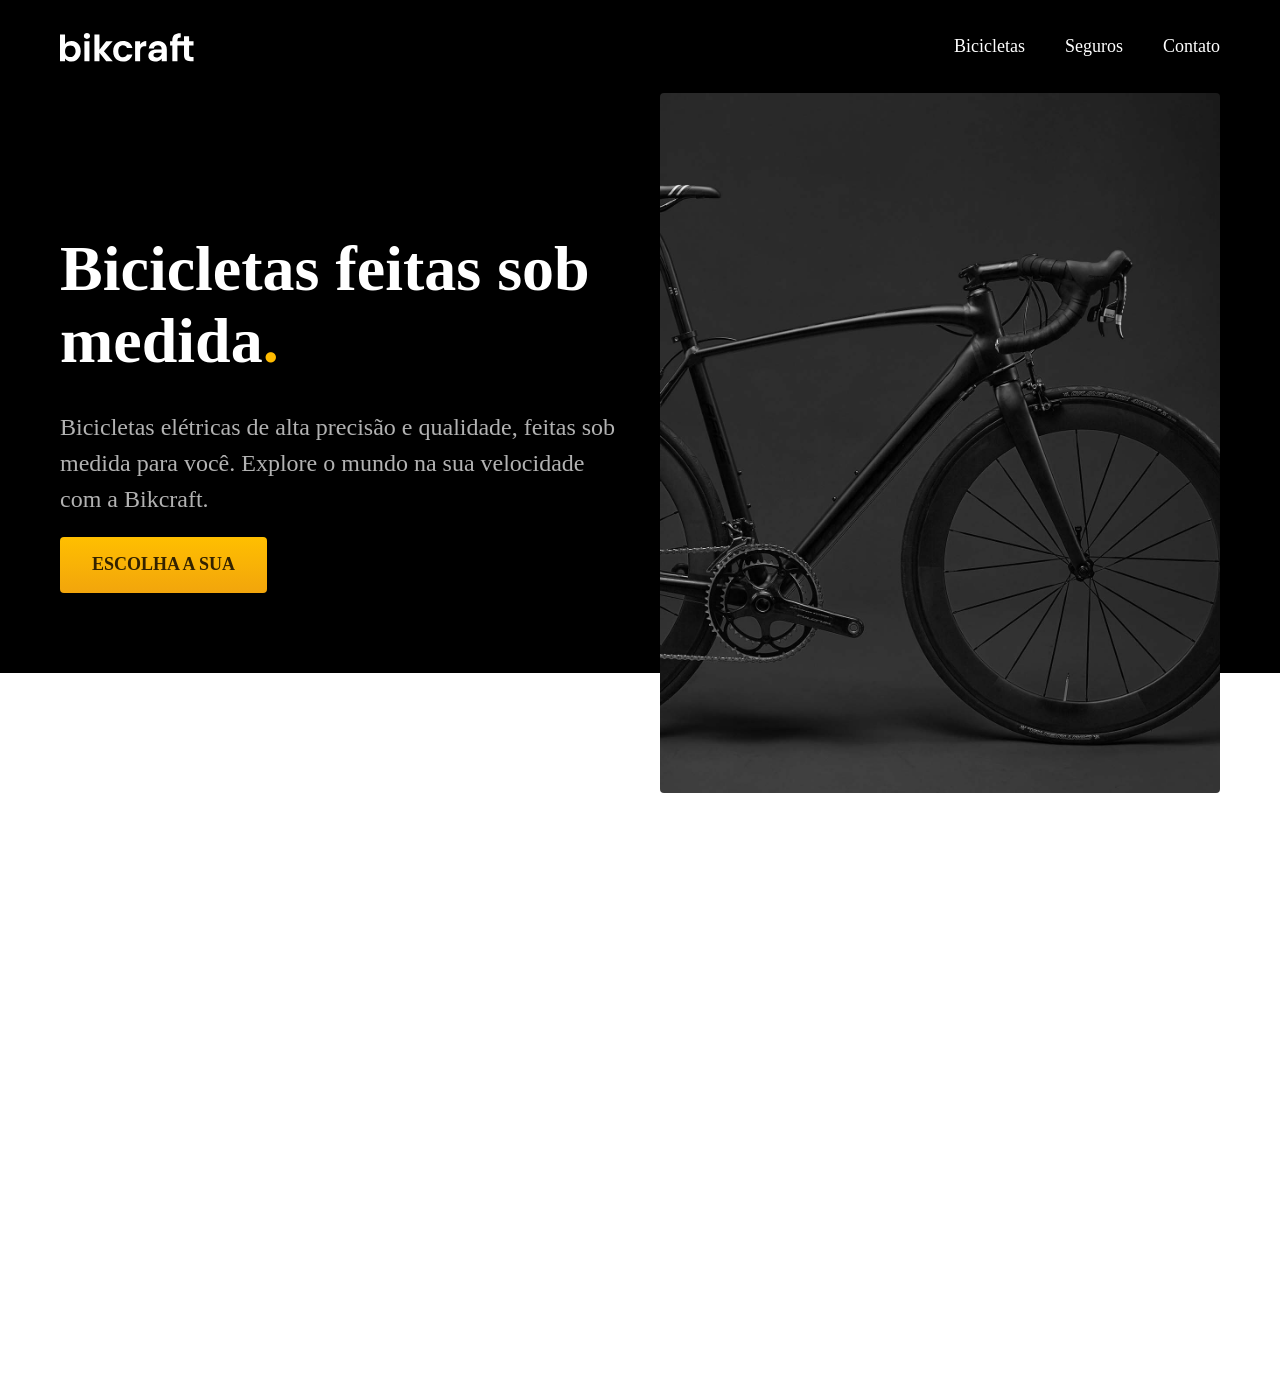
<file: 10-projeto-final/1009-import-css/bikcraft/index.html>
<!DOCTYPE html>
<html lang="pt-br">

<head>
  <meta charset="UTF-8">
  <meta name="viewport" content="width=device-width, initial-scale=1.0">

  <title>Bikcraft - Bicicletas Elétricas</title>
  <meta name="description" content="Bicicletas elétricas de alta precisão e qualidade,  feitas sob medida para o cliente. Explore o mundo na sua velocidade com a Bikcraft.">

  <link rel="stylesheet" href="./css/style.css">
</head>

<body>
  <header class="header-bg">
    <div class="header">
      <a href="./">
        <img src="./img/bikcraft.svg" alt="Bikcraft">
      </a>

      <nav aria-label="primaria">
        <ul class="header-menu">
          <li><a href="./bicicletas.html">Bicicletas</a></li>
          <li><a href="./seguros.html">Seguros</a></li>
          <li><a href="./contato.html">Contato</a></li>
        </ul>
      </nav>
    </div>
  </header>

  <main class="introducao-bg">
    <div class="introducao">
      <div class="introducao-conteudo">
        <h1>Bicicletas feitas sob medida<span>.</span></h1>
        <p>Bicicletas elétricas de alta precisão e qualidade, feitas sob medida para você. Explore o mundo na sua velocidade com a Bikcraft.</p>
        <a class="botao" href="./bicicletas.html">Escolha a sua</a>
      </div>
      <div>
        <img src="./img/fotos/introducao.jpg" alt="Bicicleta elétrica preta.">
      </div>
    </div>
  </main>

</body>

</html>
</file>
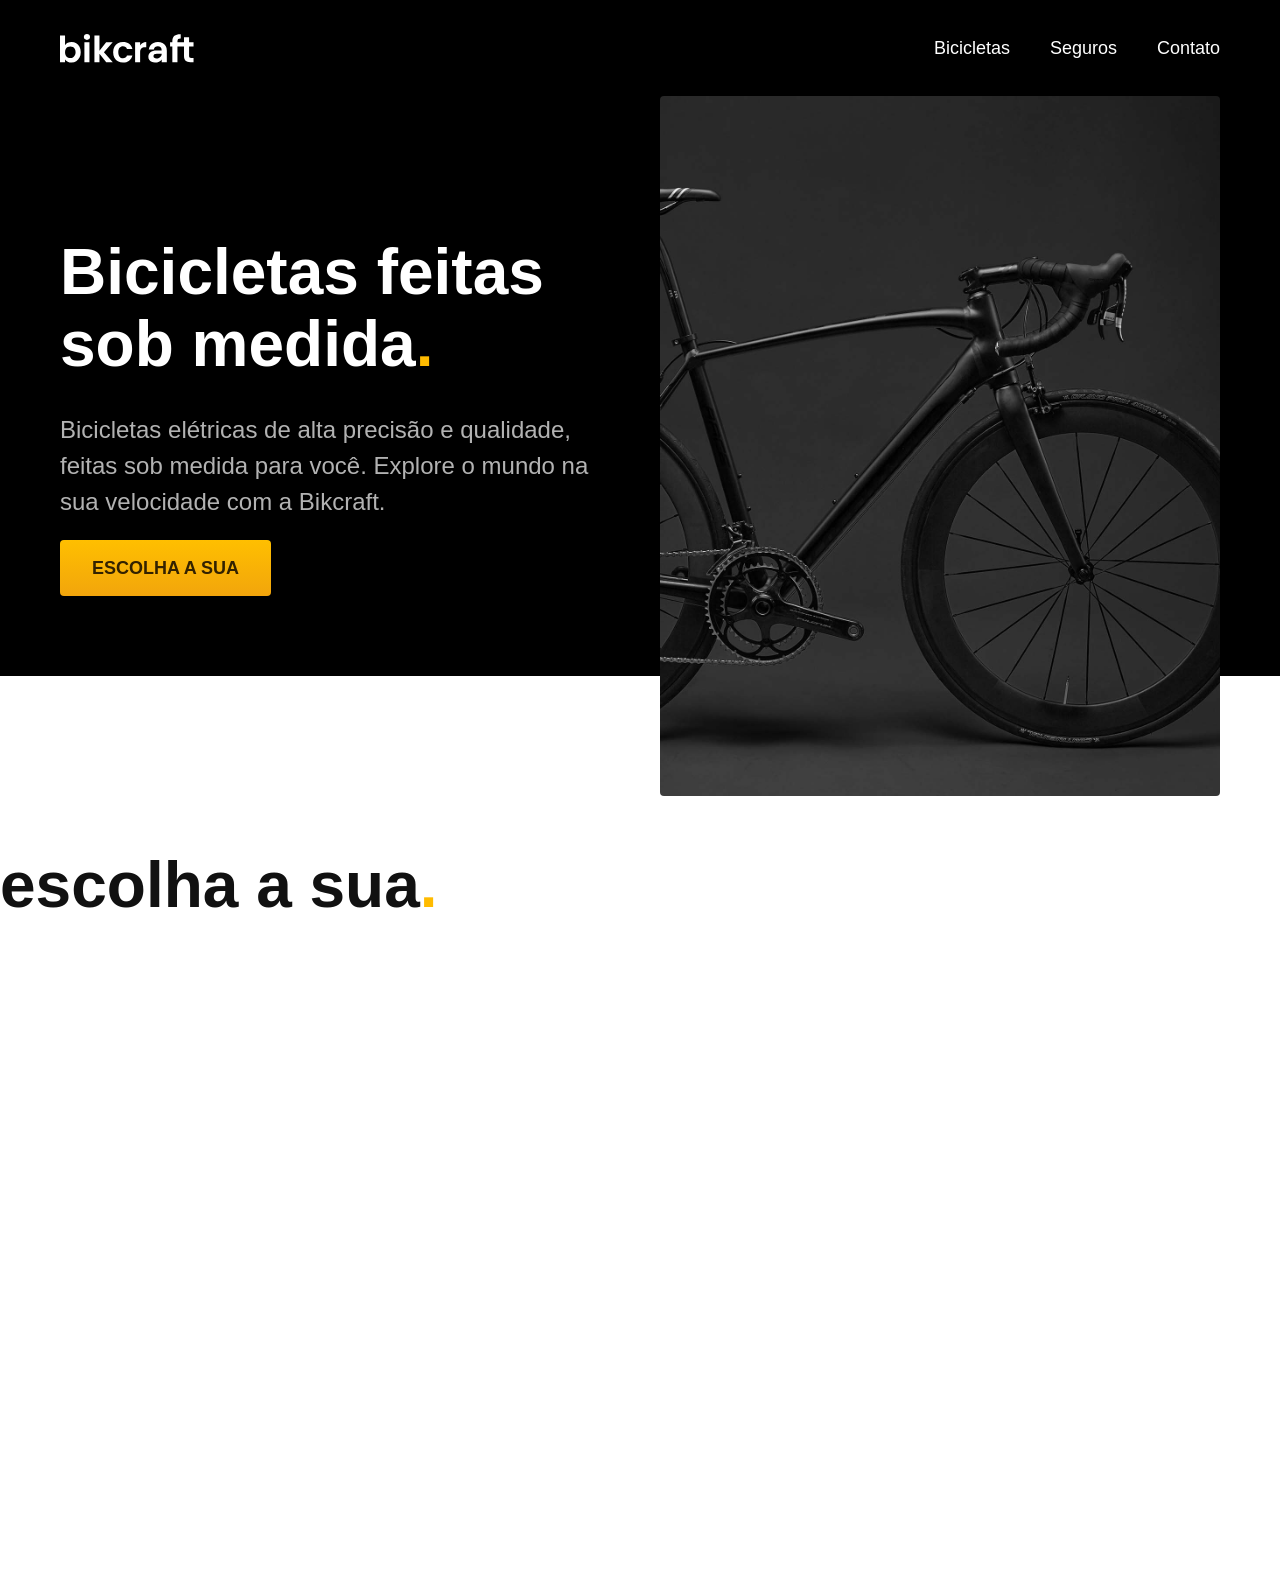
<file: 10-projeto-final/1010-css-utilitario/bikcraft/index.html>
<!DOCTYPE html>
<html lang="pt-br">

<head>
  <meta charset="UTF-8">
  <meta name="viewport" content="width=device-width, initial-scale=1.0">

  <title>Bikcraft - Bicicletas Elétricas</title>
  <meta name="description" content="Bicicletas elétricas de alta precisão e qualidade,  feitas sob medida para o cliente. Explore o mundo na sua velocidade com a Bikcraft.">

  <link rel="stylesheet" href="./css/style.css">
</head>

<body>
  <header class="header-bg">
    <div class="header">
      <a href="./">
        <img src="./img/bikcraft.svg" alt="Bikcraft">
      </a>

      <nav aria-label="primaria">
        <ul class="header-menu font-1-m cor-0">
          <li><a href="./bicicletas.html">Bicicletas</a></li>
          <li><a href="./seguros.html">Seguros</a></li>
          <li><a href="./contato.html">Contato</a></li>
        </ul>
      </nav>
    </div>
  </header>

  <main class="introducao-bg">
    <div class="introducao">
      <div class="introducao-conteudo">
        <h1 class="font-1-xxl cor-0">Bicicletas feitas sob medida<span class="cor-p1">.</span></h1>
        <p class="font-2-l cor-5">Bicicletas elétricas de alta precisão e qualidade, feitas sob medida para você. Explore o mundo na sua velocidade com a Bikcraft.</p>
        <a class="botao" href="./bicicletas.html">Escolha a sua</a>
      </div>
      <div>
        <img src="./img/fotos/introducao.jpg" alt="Bicicleta elétrica preta.">
      </div>
    </div>
  </main>

  <h2 class="font-1-xxl">escolha a sua<span class="cor-p1">.</span></h2>
</body>

</html>
</file>
<file: gridcolluns/estilo/style.css>
@charset "UTF-8";

body {
  font-family: Arial, Helvetica, sans-serif;
}

h1 {
  text-align: center;
}
h2 {
  margin-top: 0px;
}

.comprar {
  border-radius: 4px;
  text-decoration: none;
  color: #103;
  background: #a8f;
  padding: 10px 20px;
}

.item {
  display: grid;
  background: #f7f7f7;
  border: 1px solid #e7e7e7;
  padding: 20px;
  border-radius: 4px;
}

.grid {
  display: grid;
  grid-template-columns: 1fr 1fr;
  gap: 20px;
  
  justify-content: center;
}
</file>
<file: 10-projeto-final/1014-tecnologia/css/style.css>
@import "./global/global.css";
@import "./utilidades/tipografia.css";
@import "./utilidades/cores.css";

@import "./global/header.css";

/* Utilidades */
@import "./utilidades/componentes.css";

/* Home */
@import "./home/introducao.css";
@import "./home/tecnologia.css";

/* Bicicletas */
@import "./bicicletas/bicicletas-lista.css";
</file>
<file: 10-projeto-final/1015-parceiros/css/style.css>
@import "./global/global.css";
@import "./utilidades/tipografia.css";
@import "./utilidades/cores.css";

@import "./global/header.css";

/* Utilidades */
@import "./utilidades/componentes.css";

/* Home */
@import "./home/introducao.css";
@import "./home/tecnologia.css";
@import "./home/parceiros.css";

/* Bicicletas */
@import "./bicicletas/bicicletas-lista.css";
</file>
<file: 10-projeto-final/1001-analise-projeto/bikcraft-final/css/style.css>
@import "./global/global.css";

/* Utilidades */
@import "./utilidades/tipografia.css";
@import "./utilidades/cores.css";
@import "./utilidades/componentes.css";
@import "./utilidades/formulario.css";
/* @import "./utilidades/simple-anime.css"; */

/* Header e Footer */
@import "./global/header.css";
@import "./global/footer.css";

/* Home */
@import "./home/introducao.css";
@import "./home/tecnologia.css";
@import "./home/parceiros.css";
@import "./home/depoimento.css";

/* Seguros */
@import "./seguros/seguros.css";
@import "./seguros/vantagens.css";
@import "./seguros/perguntas.css";

/* Biciletas */
@import "./bicicletas/bicicletas.css";
@import "./bicicletas/bicicletas-lista.css";

/* Bicileta */
@import "./bicicleta/bicicleta.css";
@import "./bicicleta/seguro.css";

/* Contato */
@import "./contato/contato.css";
@import "./contato/lojas.css";

/* Orçamento */
@import "./orcamento/orcamento.css";

/* Termos */
@import "./termos/termos.css";
</file>
<file: 10-projeto-final/1005-introducao/bikcraft/css/style.css>
body {
  margin: 0px;
  font-family: Arial, Helvetica, sans-serif;
}

h1,
ul,
p {
  margin: 0px;
}

ul {
  padding: 0px;
  list-style: none;
}

a {
  text-decoration: none;
  color: inherit;
}

img {
  max-width: 100%;
  display: block;
}

.header-bg {
  background-color: #000000;
}

.header {
  display: flex;
  flex-wrap: wrap;
  gap: 20px;
  justify-content: space-between;
  align-items: center;
  box-sizing: border-box;
  padding: 20px;
  max-width: 1200px;
  margin-left: auto;
  margin-right: auto;
}

.header-menu {
  display: flex;
  flex-wrap: wrap;
  gap: 40px;
}

.header-menu a {
  color: #ffffff;
  display: inline-block;
  padding: 16px 0px;
  font-size: 18px;
  position: relative;
}

.header-menu a:after {
  content: "";
  display: block;
  height: 2px;
  width: 0px;
  background: #ffffff;
  margin-top: 4px;
  transition: 0.3s;
  position: absolute;
}

.header-menu a:hover:after {
  width: 100%;
}

@media (max-width: 800px) {
  .header-menu {
    gap: 20px;
  }
  .header-menu a {
    background: #111111;
    padding: 12px 16px;
    border-radius: 4px;
  }
  .header-menu a:hover {
    background-color: #2e2e2e;
  }
  .header a:after {
    display: none;
  }
}

@media (max-width: 600px) {
  .header-menu {
    gap: 12px;
  }
  .header-menu a {
    padding: 8px 12px;
    font-size: 14px;
  }
}

.introducao-bg {
  background: #000000;
  color: #ffffff;
}

.introducao {
  display: grid;
  grid-template-columns: 1fr 1fr;
  gap: 0px 40px;
  box-sizing: border-box;
  max-width: 1200px;
  padding-left: 20px;
  padding-right: 20px;
  margin-left: auto;
  margin-right: auto;
}

.introducao-conteudo {
  align-self: end;
  padding-bottom: 80px;
}

.introducao h1 {
  margin-bottom: 32px;
  font-size: 64px;
  line-height: 1.125;
}

.introducao h1 span {
  color: #ffbb00;
}

.introducao p {
  margin-bottom: 20px;
  font-size: 24px;
  line-height: 1.5;
  color: #b2b2b2;
}

.introducao a {
  display: inline-block;
  padding: 16px 32px;
  background: linear-gradient(#ffbf00, #f2a50c);
  border-radius: 4px;
  box-shadow: 0 1px 2px rgba(0, 0, 0, 0.1);
  text-transform: uppercase;
  color: #332200;
  font-size: 18px;
  line-height: 1.33;
  font-weight: bold;
}

.introducao a:hover {
  background: linear-gradient(#ffb60d, #e59317);
}
</file>
<file: 10-projeto-final/1006-box-shadow/bikcraft/css/style.css>
body {
  margin: 0px;
  font-family: Arial, Helvetica, sans-serif;
  padding-bottom: 600px;
}

h1,
ul,
p {
  margin: 0px;
}

ul {
  padding: 0px;
  list-style: none;
}

a {
  text-decoration: none;
  color: inherit;
}

img {
  max-width: 100%;
  display: block;
}

.header-bg {
  background-color: #000000;
}

.header {
  display: flex;
  flex-wrap: wrap;
  gap: 20px;
  justify-content: space-between;
  align-items: center;
  box-sizing: border-box;
  padding: 20px;
  max-width: 1200px;
  margin-left: auto;
  margin-right: auto;
}

.header-menu {
  display: flex;
  flex-wrap: wrap;
  gap: 40px;
}

.header-menu a {
  color: #ffffff;
  display: inline-block;
  padding: 16px 0px;
  font-size: 18px;
  position: relative;
}

.header-menu a:after {
  content: "";
  display: block;
  height: 2px;
  width: 0px;
  background: #ffffff;
  margin-top: 4px;
  transition: 0.3s;
  position: absolute;
}

.header-menu a:hover:after {
  width: 100%;
}

@media (max-width: 800px) {
  .header-menu {
    gap: 20px;
  }
  .header-menu a {
    background: #111111;
    padding: 12px 16px;
    border-radius: 4px;
  }
  .header-menu a:hover {
    background-color: #2e2e2e;
  }
  .header a:after {
    display: none;
  }
}

@media (max-width: 600px) {
  .header-menu {
    gap: 12px;
  }
  .header-menu a {
    padding: 8px 12px;
    font-size: 14px;
  }
}

.introducao-bg {
  background: #000000;
  color: #ffffff;
  box-shadow: inset 0 -120px #ffffff;
}

.introducao {
  display: grid;
  grid-template-columns: 1fr 1fr;
  gap: 0px 40px;
  box-sizing: border-box;
  max-width: 1200px;
  padding-left: 20px;
  padding-right: 20px;
  margin-left: auto;
  margin-right: auto;
}

.introducao-conteudo {
  align-self: end;
  padding-bottom: 200px;
}

.introducao img {
  height: 100%;
  object-fit: cover;
  border-radius: 4px;
}

.introducao h1 {
  margin-bottom: 32px;
  font-size: 64px;
  line-height: 1.125;
}

.introducao h1 span {
  color: #ffbb00;
}

.introducao p {
  margin-bottom: 20px;
  font-size: 24px;
  line-height: 1.5;
  color: #b2b2b2;
}

.introducao a {
  display: inline-block;
  padding: 16px 32px;
  background: linear-gradient(#ffbf00, #f2a50c);
  border-radius: 4px;
  box-shadow: 0 1px 2px rgba(0, 0, 0, 0.1);
  text-transform: uppercase;
  color: #332200;
  font-size: 18px;
  line-height: 1.33;
  font-weight: bold;
}

.introducao a:hover {
  background: linear-gradient(#ffb60d, #e59317);
}
</file>
<file: 10-projeto-final/1008-tipografia/bikcraft/css/style.css>
body {
  margin: 0px;
  font-family: Arial, Helvetica, sans-serif;
  padding-bottom: 600px;
}

h1,
ul,
p {
  margin: 0px;
}

ul {
  padding: 0px;
  list-style: none;
}

a {
  text-decoration: none;
  color: inherit;
}

img {
  max-width: 100%;
  display: block;
}

.header-bg {
  background-color: #000000;
}

.header {
  display: flex;
  flex-wrap: wrap;
  gap: 20px;
  justify-content: space-between;
  align-items: center;
  box-sizing: border-box;
  padding: 20px;
  max-width: 1200px;
  margin-left: auto;
  margin-right: auto;
}

.header-menu {
  display: flex;
  flex-wrap: wrap;
  gap: 40px;
}

.header-menu a {
  color: #ffffff;
  display: inline-block;
  padding: 16px 0px;
  font-size: 18px;
  position: relative;
  font-family: "Poppins";
  font-weight: 400;
}

.header-menu a:after {
  content: "";
  display: block;
  height: 2px;
  width: 0px;
  background: #ffffff;
  margin-top: 4px;
  transition: 0.3s;
  position: absolute;
}

.header-menu a:hover:after {
  width: 100%;
}

@media (max-width: 800px) {
  .header-menu {
    gap: 20px;
  }
  .header-menu a {
    background: #111111;
    padding: 12px 16px;
    border-radius: 4px;
  }
  .header-menu a:hover {
    background-color: #2e2e2e;
  }
  .header a:after {
    display: none;
  }
}

@media (max-width: 600px) {
  .header-menu {
    gap: 12px;
  }
  .header-menu a {
    padding: 8px 12px;
    font-size: 14px;
  }
}

.introducao-bg {
  background: #000000;
  color: #ffffff;
  box-shadow: inset 0 -120px #ffffff;
}

.introducao {
  display: grid;
  grid-template-columns: 1fr 1fr;
  gap: 0px 40px;
  box-sizing: border-box;
  max-width: 1200px;
  padding-left: 20px;
  padding-right: 20px;
  margin-left: auto;
  margin-right: auto;
}

.introducao-conteudo {
  align-self: end;
  padding-bottom: 200px;
}

.introducao img {
  height: 100%;
  object-fit: cover;
  border-radius: 4px;
}

.introducao h1 {
  margin-bottom: 32px;
  font-size: 64px;
  line-height: 1.125;
  font-family: "Poppins";
  font-weight: 600;
}

.introducao h1 span {
  color: #ffbb00;
}

.introducao p {
  margin-bottom: 20px;
  font-size: 24px;
  line-height: 1.5;
  color: #b2b2b2;
  font-family: "Roboto";
  font-weight: 400;
}

.introducao a {
  display: inline-block;
  padding: 16px 32px;
  background: linear-gradient(#ffbf00, #f2a50c);
  border-radius: 4px;
  box-shadow: 0 1px 2px rgba(0, 0, 0, 0.1);
  text-transform: uppercase;
  color: #332200;
  font-size: 18px;
  line-height: 1.33;
  font-family: "Poppins";
  font-weight: 600;
}

.introducao a:hover {
  background: linear-gradient(#ffb60d, #e59317);
}

@media (max-width: 600px) {
  .introducao a {
    padding: 12px 16px;
    font-size: 16px;
  }
}

@media (max-width: 1200px) {
  .introducao h1 {
    font-size: 48px;
  }
  .introducao p {
    font-size: 18px;
  }
}

@media (max-width: 800px) {
  .introducao-bg {
    background: #111111;
    padding-top: 40px;
    box-shadow: inset 0 -60px #ffffff;
  }
  .introducao {
    grid-template-columns: 1fr;
    gap: 32px;
  }
  .introducao-conteudo {
    padding-bottom: 0px;
  }
  .introducao h1 {
    font-size: 32px;
    margin-bottom: 16px;
  }
  .introducao img {
    height: 300px;
    width: 100%;
  }
}
</file>
<file: 10-projeto-final/1009-import-css/bikcraft/css/style.css>
@import "./global/global.css";
@import "./global/header.css";

/* Utilidades */
@import "./utilidades/componentes.css";

/* Home */
@import "./home/introducao.css";
</file>
<file: 10-projeto-final/1010-css-utilitario/bikcraft/css/style.css>
@import "./global/global.css";
@import "./utilidades/tipografia.css";
@import "./utilidades/cores.css";

@import "./global/header.css";

/* Utilidades */
@import "./utilidades/componentes.css";

/* Home */
@import "./home/introducao.css";
</file>
